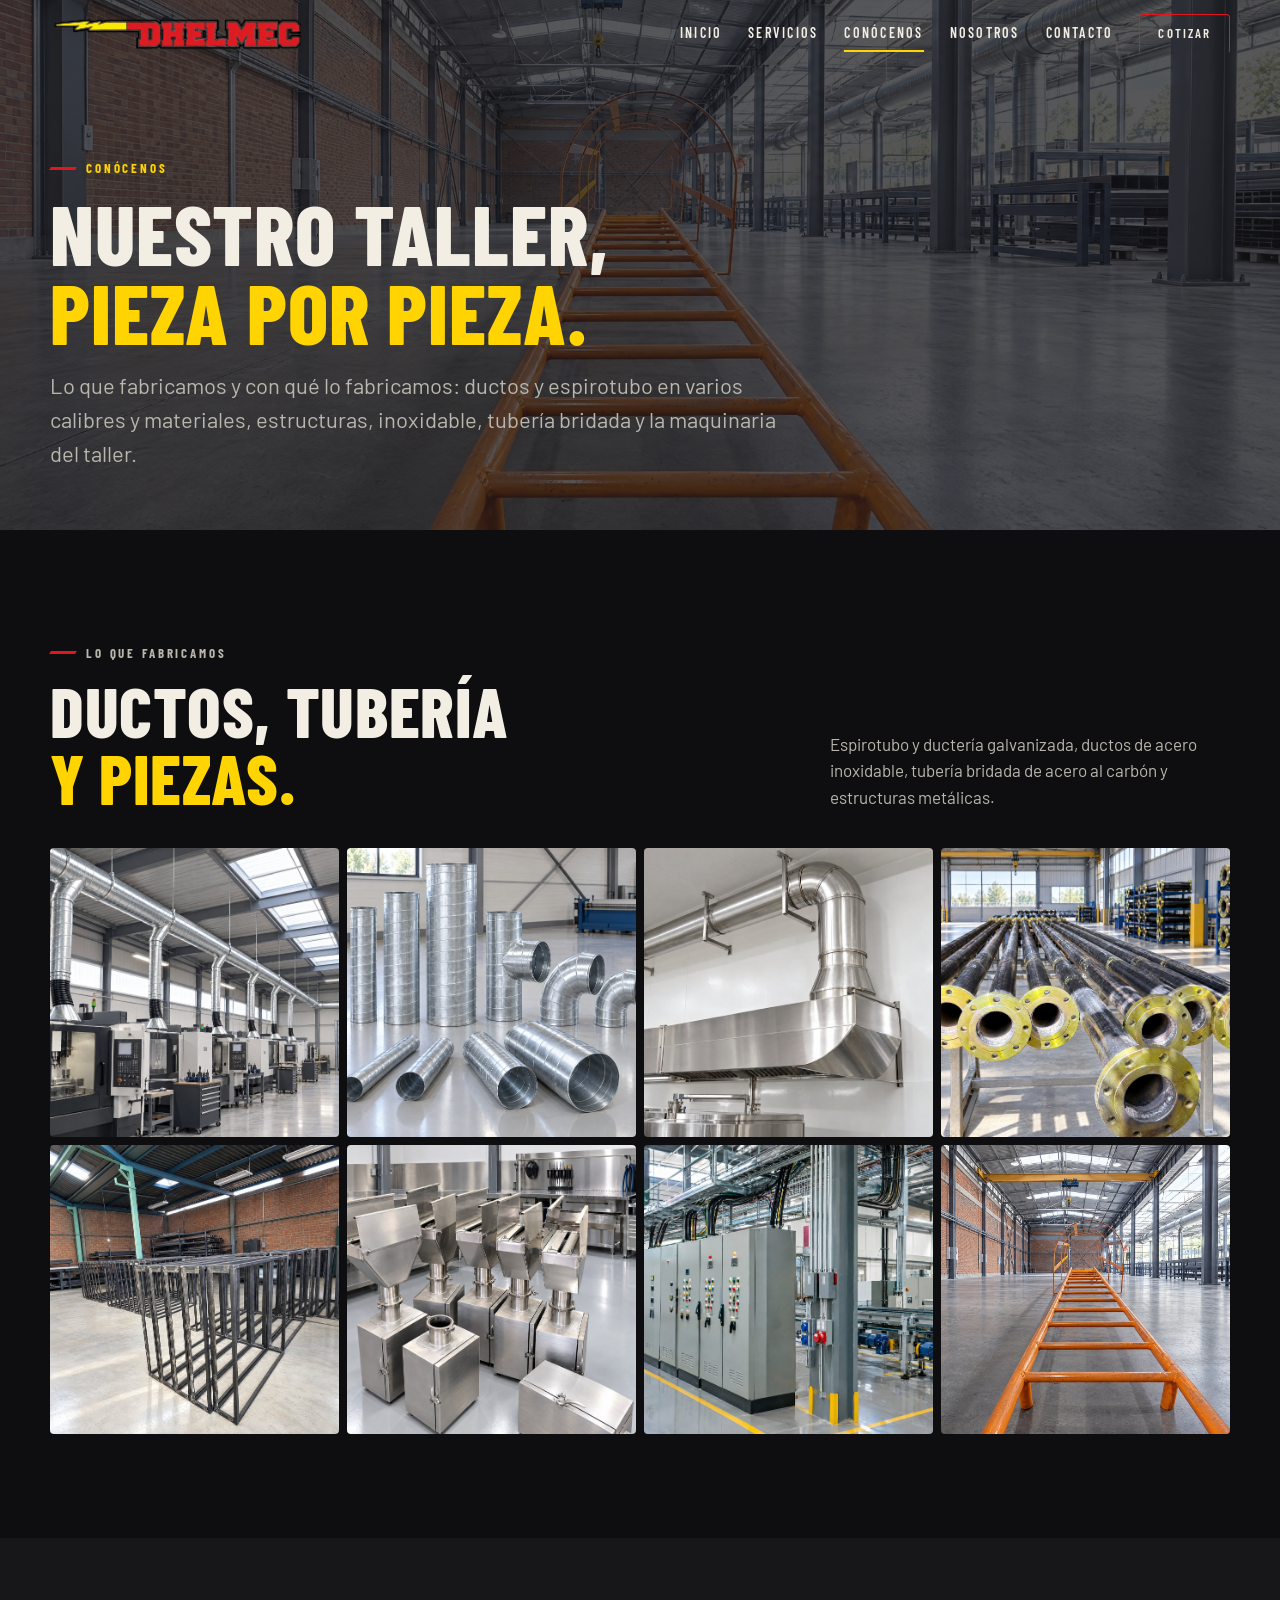
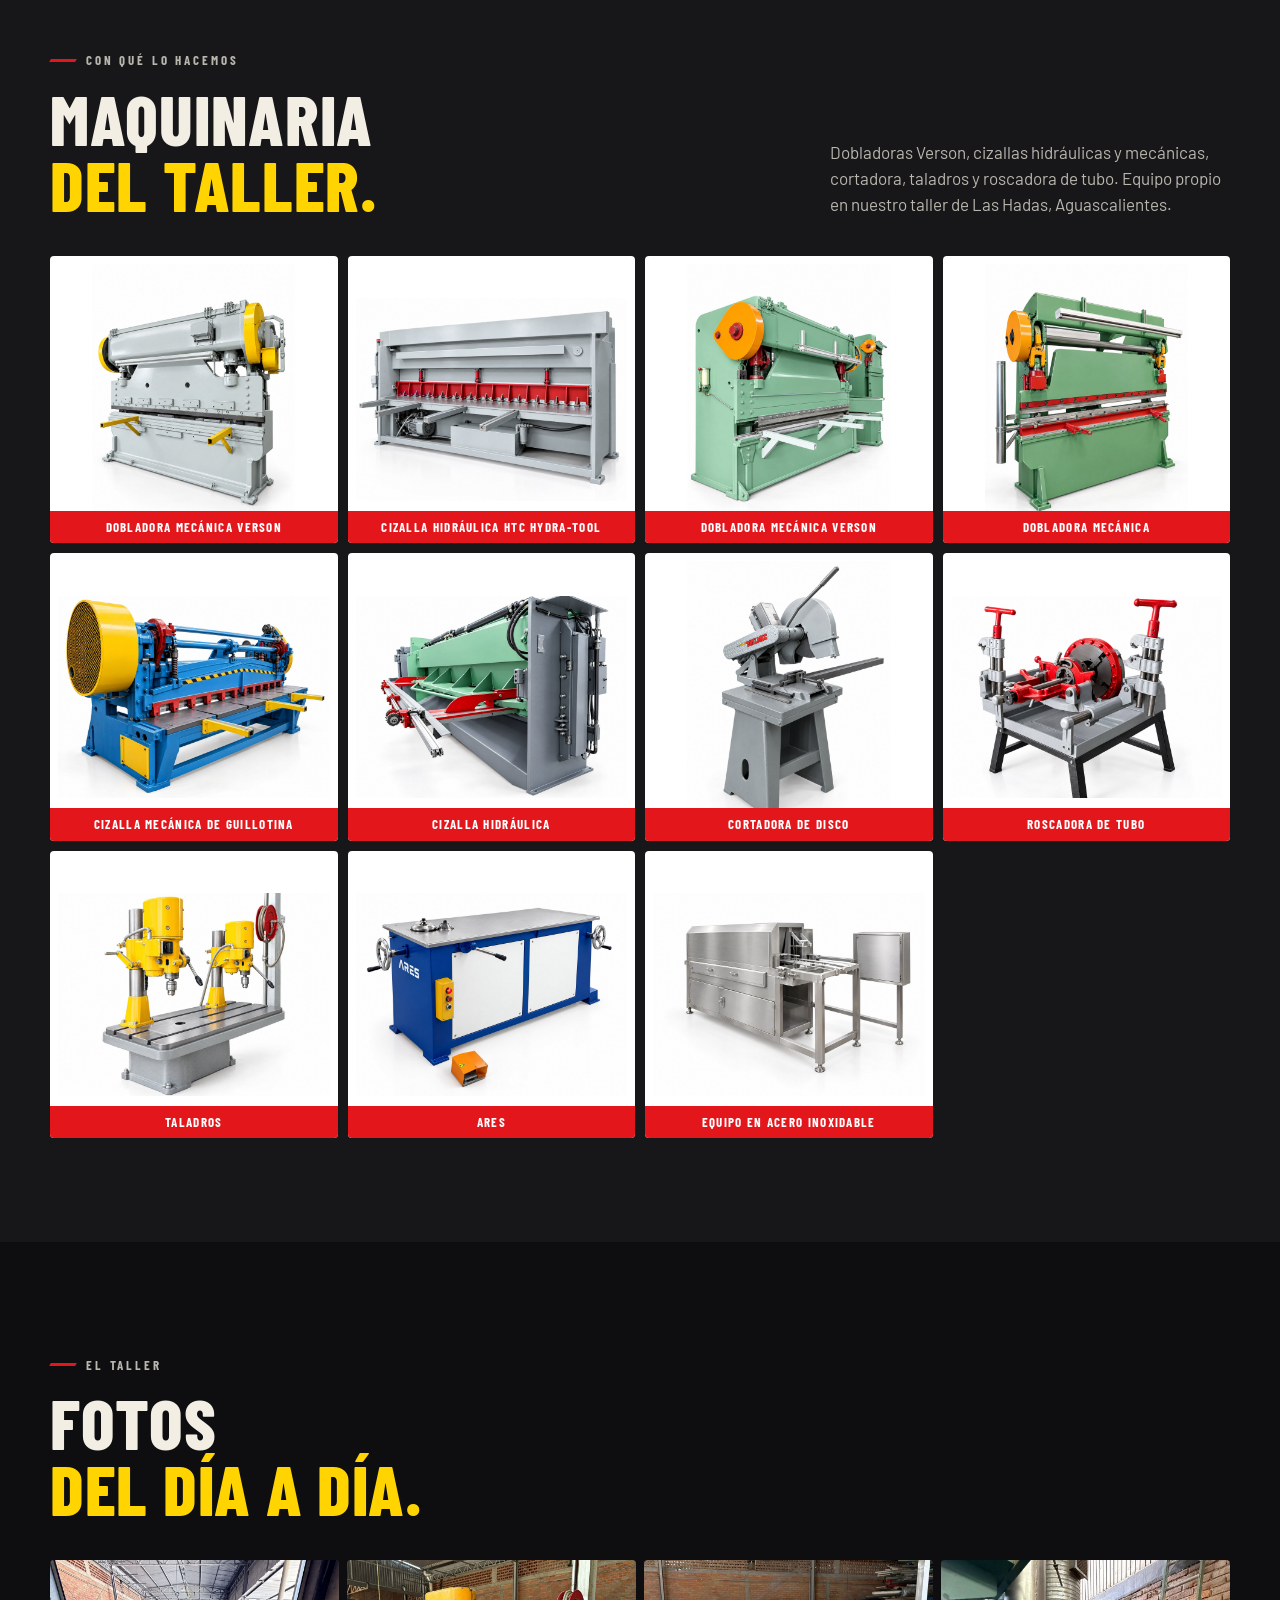
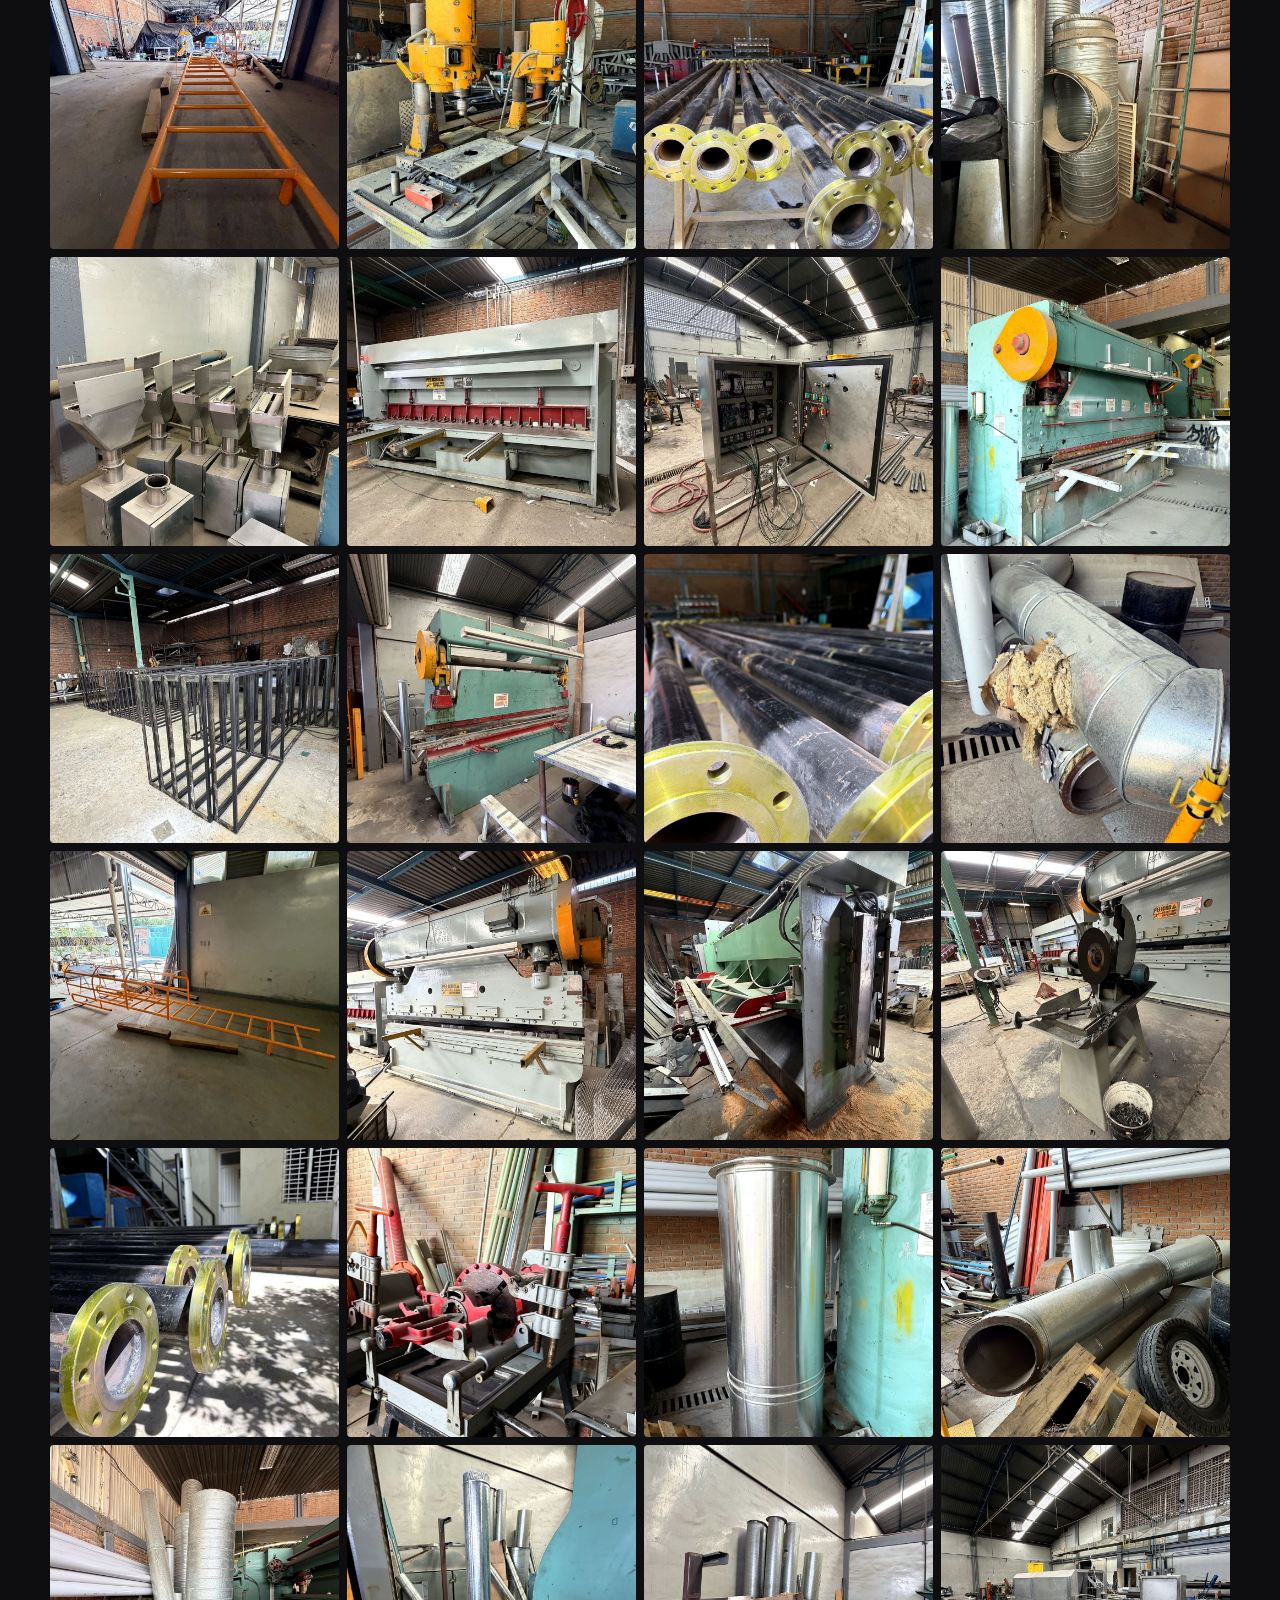
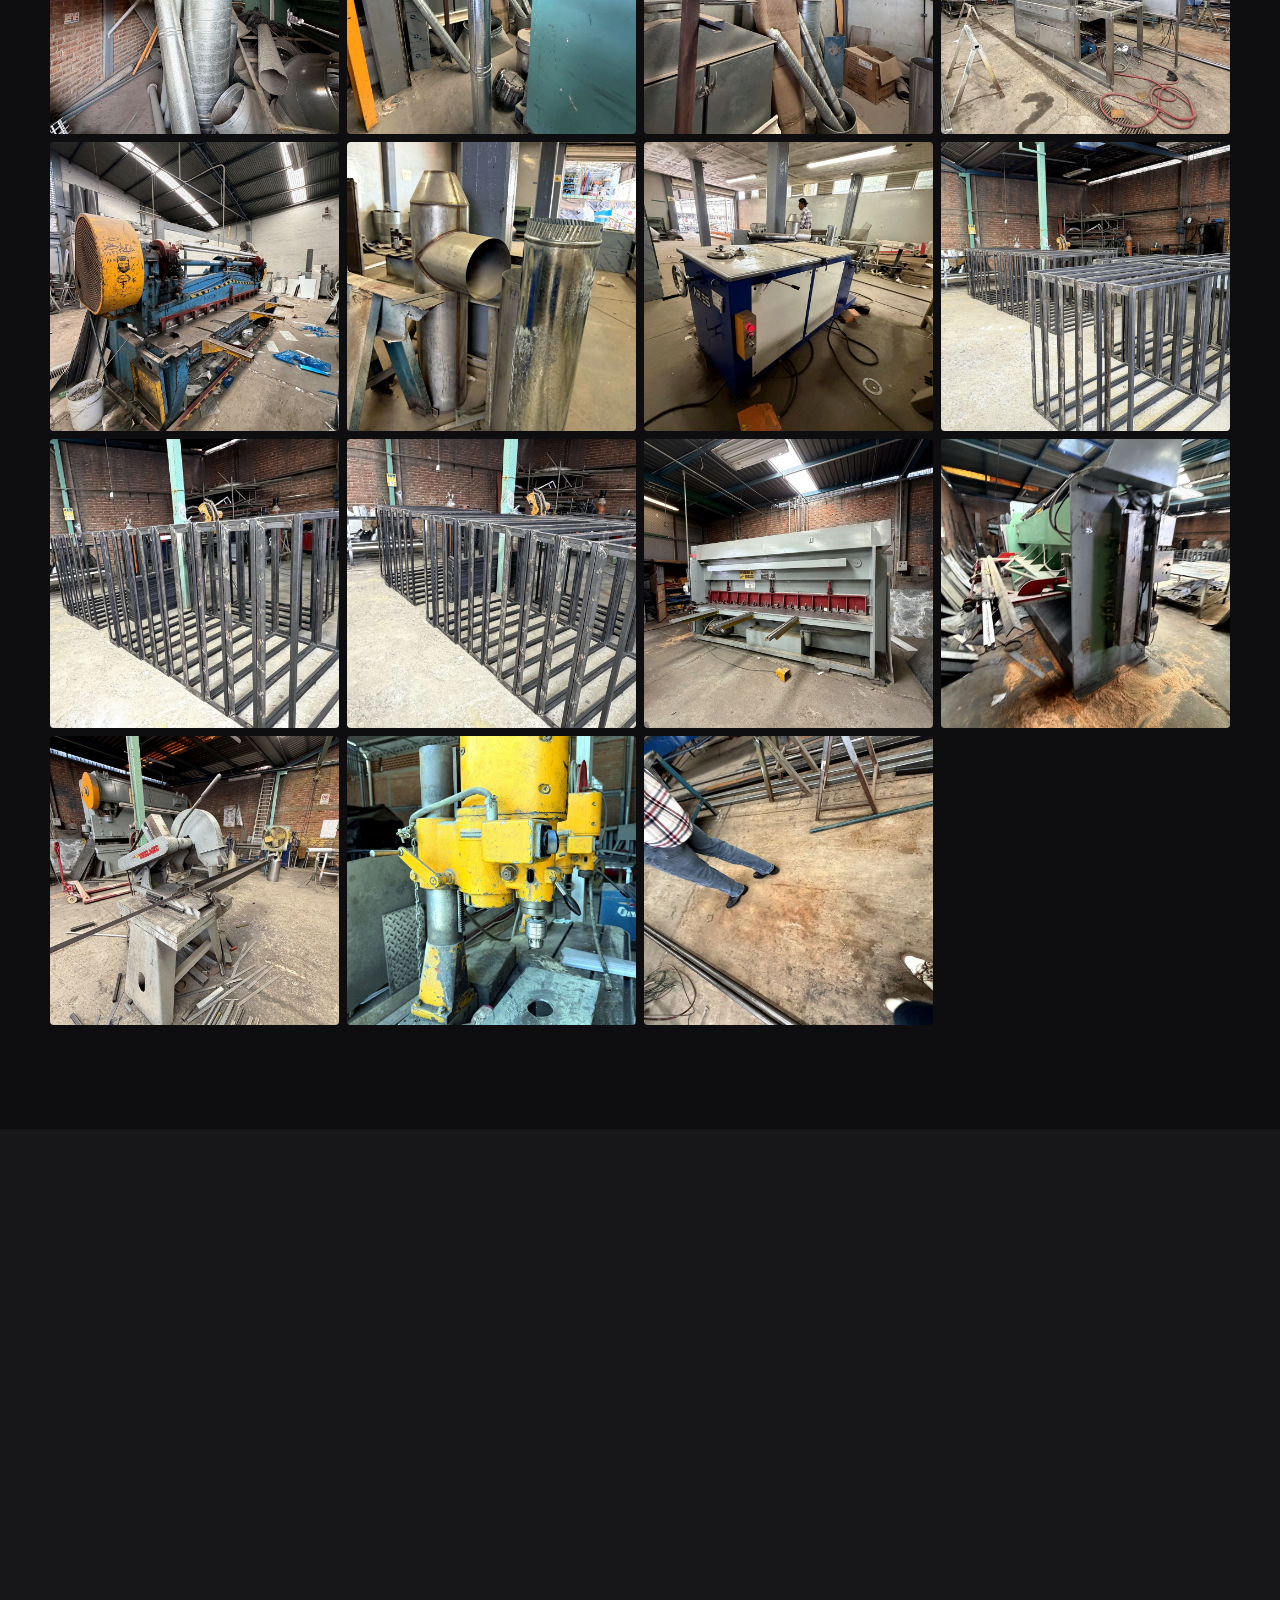
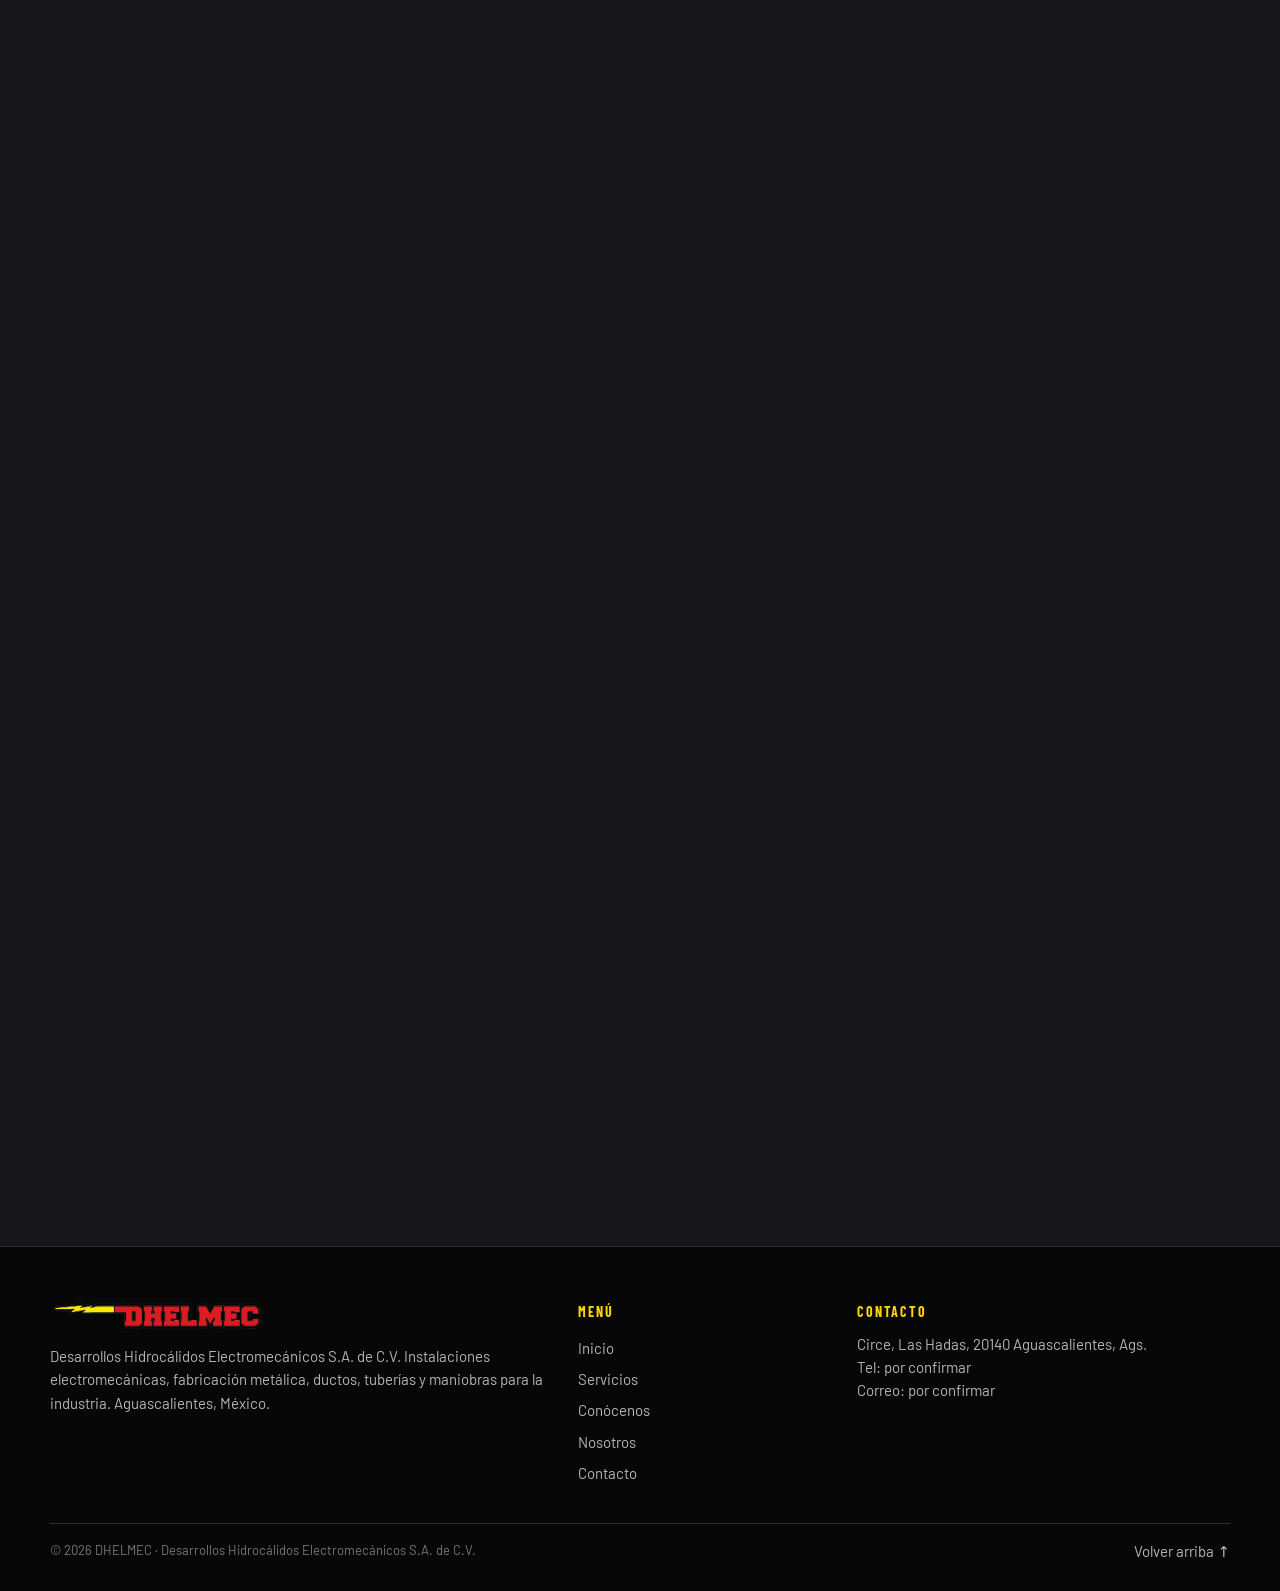
<file: conocenos.html>
<!doctype html>
<html lang="es">
<head>
<meta charset="utf-8">
<meta name="viewport" content="width=device-width,initial-scale=1">
<title>Conócenos | DHELMEC</title>
<meta name="description" content="Galería del taller de DHELMEC en Aguascalientes.">
<link rel="icon" href="img/favicon.svg" type="image/svg+xml">
<link rel="preconnect" href="https://fonts.googleapis.com"><link rel="preconnect" href="https://fonts.gstatic.com" crossorigin>
<link href="https://fonts.googleapis.com/css2?family=Barlow+Condensed:wght@600;700;800&family=Barlow:wght@400;500;600&display=swap" rel="stylesheet">
<link rel="stylesheet" href="style.css">
<meta property="og:title" content="Conócenos | DHELMEC"><meta property="og:description" content="Galería del taller de DHELMEC en Aguascalientes."><meta property="og:image" content="img/f-h-portada.jpg">
</head>
<body>
<header class="top">
  <div class="wrap">
    <a href="index.html" class="logo" aria-label="DHELMEC inicio"><img src="img/logo.png" alt="DHELMEC"></a>
    <nav class="nav"><a href="index.html" class="">Inicio</a><a href="servicios.html" class="">Servicios</a><a href="conocenos.html" class="act">Conócenos</a><a href="nosotros.html" class="">Nosotros</a><a href="contacto.html" class="">Contacto</a><a href="contacto.html" class="btn">Cotizar</a></nav>
    <button class="burger" aria-label="Menú"><i></i><i></i><i></i></button>
  </div>
</header>
<nav class="movil"><a href="index.html" class="">Inicio</a><a href="servicios.html" class="">Servicios</a><a href="conocenos.html" class="act">Conócenos</a><a href="nosotros.html" class="">Nosotros</a><a href="contacto.html" class="">Contacto</a><a href="contacto.html" class="btn">Cotizar proyecto</a><a class="btn wa solo-wa" href="#">WhatsApp</a></nav>
<main>

<section class="sub" id="top"><img class="fondo" src="img/f-h-portada.jpg" alt=""><div class="wrap"><p class="ojo enter">Conócenos</p><h1 class="enter d1">Nuestro taller, <em>pieza por pieza.</em></h1><p class="lead enter d2">Lo que fabricamos y con qué lo fabricamos: ductos y espirotubo en varios calibres y materiales, estructuras, inoxidable, tubería bridada y la maquinaria del taller.</p></div></section>
<section><div class="wrap"><div class="cab" data-rv><div><p class="ojo">Lo que fabricamos</p><h2>Ductos, tubería <em>y piezas.</em></h2></div><p>Espirotubo y ductería galvanizada, ductos de acero inoxidable, tubería bridada de acero al carbón y estructuras metálicas.</p></div><div class="grid-g" data-rv-g><a href="img/n-ductos-instalados.jpg" data-lb><img src="img/n-ductos-instalados.jpg" alt="Pieza fabricada por DHELMEC" loading="lazy"></a><a href="img/n-espirotubo.jpg" data-lb><img src="img/n-espirotubo.jpg" alt="Pieza fabricada por DHELMEC" loading="lazy"></a><a href="img/n-ducto-inox.jpg" data-lb><img src="img/n-ducto-inox.jpg" alt="Pieza fabricada por DHELMEC" loading="lazy"></a><a href="img/f-s-tuberias.jpg" data-lb><img src="img/f-s-tuberias.jpg" alt="Pieza fabricada por DHELMEC" loading="lazy"></a><a href="img/f-s-estructuras.jpg" data-lb><img src="img/f-s-estructuras.jpg" alt="Pieza fabricada por DHELMEC" loading="lazy"></a><a href="img/f-s-inox.jpg" data-lb><img src="img/f-s-inox.jpg" alt="Pieza fabricada por DHELMEC" loading="lazy"></a><a href="img/f-s-instalaciones.jpg" data-lb><img src="img/f-s-instalaciones.jpg" alt="Pieza fabricada por DHELMEC" loading="lazy"></a><a href="img/f-h-portada.jpg" data-lb><img src="img/f-h-portada.jpg" alt="Pieza fabricada por DHELMEC" loading="lazy"></a></div></div></section>
<section class="band"><div class="wrap"><div class="cab" data-rv><div><p class="ojo">Con qué lo hacemos</p><h2>Maquinaria <em>del taller.</em></h2></div><p>Dobladoras Verson, cizallas hidráulicas y mecánicas, cortadora, taladros y roscadora de tubo. Equipo propio en nuestro taller de Las Hadas, Aguascalientes.</p></div><div class="grid-m" data-rv-g><a class="maq" href="img/n-m-verson-gris.jpg" data-lb><img src="img/n-m-verson-gris.jpg" alt="Dobladora mecánica Verson" loading="lazy"><b>Dobladora mecánica Verson</b></a><a class="maq" href="img/n-m-hydratool.jpg" data-lb><img src="img/n-m-hydratool.jpg" alt="Cizalla hidráulica HTC Hydra-Tool" loading="lazy"><b>Cizalla hidráulica HTC Hydra-Tool</b></a><a class="maq" href="img/n-m-verson-verde.jpg" data-lb><img src="img/n-m-verson-verde.jpg" alt="Dobladora mecánica Verson" loading="lazy"><b>Dobladora mecánica Verson</b></a><a class="maq" href="img/n-m-dobladora-verde.jpg" data-lb><img src="img/n-m-dobladora-verde.jpg" alt="Dobladora mecánica" loading="lazy"><b>Dobladora mecánica</b></a><a class="maq" href="img/n-m-cizalla-mecanica.jpg" data-lb><img src="img/n-m-cizalla-mecanica.jpg" alt="Cizalla mecánica de guillotina" loading="lazy"><b>Cizalla mecánica de guillotina</b></a><a class="maq" href="img/n-m-cizalla-hidraulica.jpg" data-lb><img src="img/n-m-cizalla-hidraulica.jpg" alt="Cizalla hidráulica" loading="lazy"><b>Cizalla hidráulica</b></a><a class="maq" href="img/n-m-sierra.jpg" data-lb><img src="img/n-m-sierra.jpg" alt="Cortadora de disco" loading="lazy"><b>Cortadora de disco</b></a><a class="maq" href="img/n-m-roscadora.jpg" data-lb><img src="img/n-m-roscadora.jpg" alt="Roscadora de tubo" loading="lazy"><b>Roscadora de tubo</b></a><a class="maq" href="img/n-m-taladros.jpg" data-lb><img src="img/n-m-taladros.jpg" alt="Taladros" loading="lazy"><b>Taladros</b></a><a class="maq" href="img/n-m-ares.jpg" data-lb><img src="img/n-m-ares.jpg" alt="ARES" loading="lazy"><b>ARES</b></a><a class="maq" href="img/n-m-inox.jpg" data-lb><img src="img/n-m-inox.jpg" alt="Equipo en acero inoxidable" loading="lazy"><b>Equipo en acero inoxidable</b></a></div></div></section>
<section><div class="wrap"><div class="cab" data-rv><div><p class="ojo">El taller</p><h2>Fotos <em>del día a día.</em></h2></div></div><div class="grid-g" data-rv-g><a href="img/g-8387.jpg" data-lb><img src="img/g-8387.jpg" alt="Taller DHELMEC" loading="lazy"></a><a href="img/g-8366.jpg" data-lb><img src="img/g-8366.jpg" alt="Taller DHELMEC" loading="lazy"></a><a href="img/g-8370.jpg" data-lb><img src="img/g-8370.jpg" alt="Taller DHELMEC" loading="lazy"></a><a href="img/g-8377.jpg" data-lb><img src="img/g-8377.jpg" alt="Taller DHELMEC" loading="lazy"></a><a href="img/g-8389.jpg" data-lb><img src="img/g-8389.jpg" alt="Taller DHELMEC" loading="lazy"></a><a href="img/g-8360.jpg" data-lb><img src="img/g-8360.jpg" alt="Taller DHELMEC" loading="lazy"></a><a href="img/g-8382.jpg" data-lb><img src="img/g-8382.jpg" alt="Taller DHELMEC" loading="lazy"></a><a href="img/g-8372.jpg" data-lb><img src="img/g-8372.jpg" alt="Taller DHELMEC" loading="lazy"></a><a href="img/g-8356.jpg" data-lb><img src="img/g-8356.jpg" alt="Taller DHELMEC" loading="lazy"></a><a href="img/g-8378.jpg" data-lb><img src="img/g-8378.jpg" alt="Taller DHELMEC" loading="lazy"></a><a href="img/g-8369.jpg" data-lb><img src="img/g-8369.jpg" alt="Taller DHELMEC" loading="lazy"></a><a href="img/g-8375.jpg" data-lb><img src="img/g-8375.jpg" alt="Taller DHELMEC" loading="lazy"></a><a href="img/g-8386.jpg" data-lb><img src="img/g-8386.jpg" alt="Taller DHELMEC" loading="lazy"></a><a href="img/g-8359.jpg" data-lb><img src="img/g-8359.jpg" alt="Taller DHELMEC" loading="lazy"></a><a href="img/g-8362.jpg" data-lb><img src="img/g-8362.jpg" alt="Taller DHELMEC" loading="lazy"></a><a href="img/g-8364.jpg" data-lb><img src="img/g-8364.jpg" alt="Taller DHELMEC" loading="lazy"></a><a href="img/g-8368.jpg" data-lb><img src="img/g-8368.jpg" alt="Taller DHELMEC" loading="lazy"></a><a href="img/g-8371.jpg" data-lb><img src="img/g-8371.jpg" alt="Taller DHELMEC" loading="lazy"></a><a href="img/g-8373.jpg" data-lb><img src="img/g-8373.jpg" alt="Taller DHELMEC" loading="lazy"></a><a href="img/g-8374.jpg" data-lb><img src="img/g-8374.jpg" alt="Taller DHELMEC" loading="lazy"></a><a href="img/g-8376.jpg" data-lb><img src="img/g-8376.jpg" alt="Taller DHELMEC" loading="lazy"></a><a href="img/g-8379.jpg" data-lb><img src="img/g-8379.jpg" alt="Taller DHELMEC" loading="lazy"></a><a href="img/g-8380.jpg" data-lb><img src="img/g-8380.jpg" alt="Taller DHELMEC" loading="lazy"></a><a href="img/g-8383.jpg" data-lb><img src="img/g-8383.jpg" alt="Taller DHELMEC" loading="lazy"></a><a href="img/g-8384.jpg" data-lb><img src="img/g-8384.jpg" alt="Taller DHELMEC" loading="lazy"></a><a href="img/g-8385.jpg" data-lb><img src="img/g-8385.jpg" alt="Taller DHELMEC" loading="lazy"></a><a href="img/g-8388.jpg" data-lb><img src="img/g-8388.jpg" alt="Taller DHELMEC" loading="lazy"></a><a href="img/g-8355.jpg" data-lb><img src="img/g-8355.jpg" alt="Taller DHELMEC" loading="lazy"></a><a href="img/g-8357.jpg" data-lb><img src="img/g-8357.jpg" alt="Taller DHELMEC" loading="lazy"></a><a href="img/g-8358.jpg" data-lb><img src="img/g-8358.jpg" alt="Taller DHELMEC" loading="lazy"></a><a href="img/g-8361.jpg" data-lb><img src="img/g-8361.jpg" alt="Taller DHELMEC" loading="lazy"></a><a href="img/g-8363.jpg" data-lb><img src="img/g-8363.jpg" alt="Taller DHELMEC" loading="lazy"></a><a href="img/g-8365.jpg" data-lb><img src="img/g-8365.jpg" alt="Taller DHELMEC" loading="lazy"></a><a href="img/g-8367.jpg" data-lb><img src="img/g-8367.jpg" alt="Taller DHELMEC" loading="lazy"></a><a href="img/g-8381.jpg" data-lb><img src="img/g-8381.jpg" alt="Taller DHELMEC" loading="lazy"></a></div></div></section>
<section class="band"><div class="wrap">
  <div class="cab" data-rv><div><p class="ojo">Todo listo para completar</p><h2>Lo que falta <em>de DHELMEC.</em></h2></div><p>La página ya funciona. Estos datos se agregan en cuanto el taller los mande.</p></div>
  <div class="falta" data-rv-g>
    <div><i></i><div><b>WhatsApp y teléfono</b><span>Con el número, todos los botones verdes y el formulario mandan directo al taller.</span></div></div>
    <div><i></i><div><b>Correo oficial</b><span>Para el pie de página y el formulario.</span></div></div>
    <div><i></i><div><b>Video del dron</b><span>Va de fondo en la portada mostrando todas las instalaciones.</span></div></div>
    <div><i></i><div><b>Proyectos con nombre</b><span>Foto, cliente o planta y qué se hizo, para la sección de obras.</span></div></div>
    <div><i></i><div><b>Logos de clientes</b><span>Empresas e industrias con las que han trabajado.</span></div></div>
    <div><i></i><div><b>Equipo</b><span>Foto, nombre y puesto de los responsables.</span></div></div>
    <div><i></i><div><b>Qué hace la máquina ARES</b><span>No aparece en catálogos; falta confirmar su función para describirla.</span></div></div>
  </div>
</div></section>

<section id="cotizar" class="band">
  <div class="wrap">
    <div class="contacto">
      <form class="form" data-rv>
        <h3>Cotiza tu proyecto</h3>
        <p>Dinos qué necesitas fabricar, instalar o mover. Te contestamos directo.</p>
        <div class="fila">
          <div><label for="nombre">Nombre *</label><input id="nombre" name="nombre" required placeholder="Tu nombre"></div>
          <div><label for="empresa">Empresa o planta</label><input id="empresa" name="empresa" placeholder="Nombre de la empresa"></div>
        </div>
        <label for="telefono">Teléfono o WhatsApp *</label><input id="telefono" name="telefono" type="tel" required placeholder="449 000 0000">
        <label for="mensaje">¿Qué necesitas? *</label><textarea id="mensaje" name="mensaje" required placeholder="Ej. 40 m de ducto galvanizado de 12 pulgadas con instalación"></textarea>
        <button class="btn lleno" type="submit">Enviar solicitud</button>
        <small>Sin compromiso. Un técnico de DHELMEC te responde para visitar o cotizar.</small>
      </form>
      <div data-rv>
        <p class="ojo">Contacto directo</p>
        <h2>Hablemos de <em>tu planta.</em></h2>
        <div class="lista-c" style="margin-top:26px">
          <div><b>Taller y oficina</b><span data-dir>Circe, Las Hadas, 20140 Aguascalientes, Ags.</span></div>
          <div><b>Teléfono</b><a class="pend" data-tel href="#">por confirmar</a></div>
          <div><b>Correo</b><a class="pend" data-email href="#">por confirmar</a></div>
          <div><b>Horario</b><span>Lunes a viernes · Atención en planta y en taller</span></div>
        </div>
        <div style="display:flex;gap:12px;flex-wrap:wrap;margin-top:26px"><a class="btn wa solo-wa" href="#">Escribir por WhatsApp</a><a class="btn amarillo" target="_blank" rel="noopener" href="https://maps.google.com/?q=Circe%2C+Las+Hadas%2C+20140+Aguascalientes%2C+Ags.">Ver en el mapa</a></div>
      </div>
    </div>
  </div>
</section>

</main>
<footer>
  <div class="wrap">
    <div class="cols">
      <div><img src="img/logo.png" alt="DHELMEC"><p>Desarrollos Hidrocálidos Electromecánicos S.A. de C.V. Instalaciones electromecánicas, fabricación metálica, ductos, tuberías y maniobras para la industria. Aguascalientes, México.</p></div>
      <div><h4>Menú</h4><nav><a href="index.html" class="">Inicio</a><a href="servicios.html" class="">Servicios</a><a href="conocenos.html" class="act">Conócenos</a><a href="nosotros.html" class="">Nosotros</a><a href="contacto.html" class="">Contacto</a></nav></div>
      <div><h4>Contacto</h4><p data-dir>Circe, Las Hadas, 20140 Aguascalientes, Ags.</p><p>Tel: <a class="pend" data-tel href="#">por confirmar</a></p><p>Correo: <a class="pend" data-email href="#">por confirmar</a></p></div>
    </div>
    <div class="abajo"><span>© 2026 DHELMEC · Desarrollos Hidrocálidos Electromecánicos S.A. de C.V.</span><a href="#top">Volver arriba ↑</a></div>
  </div>
</footer>
<a class="flota solo-wa" href="#" aria-label="WhatsApp"></a>
<script src="config.js"></script>
<script src="app.js"></script>
</body>
</html>
</file>
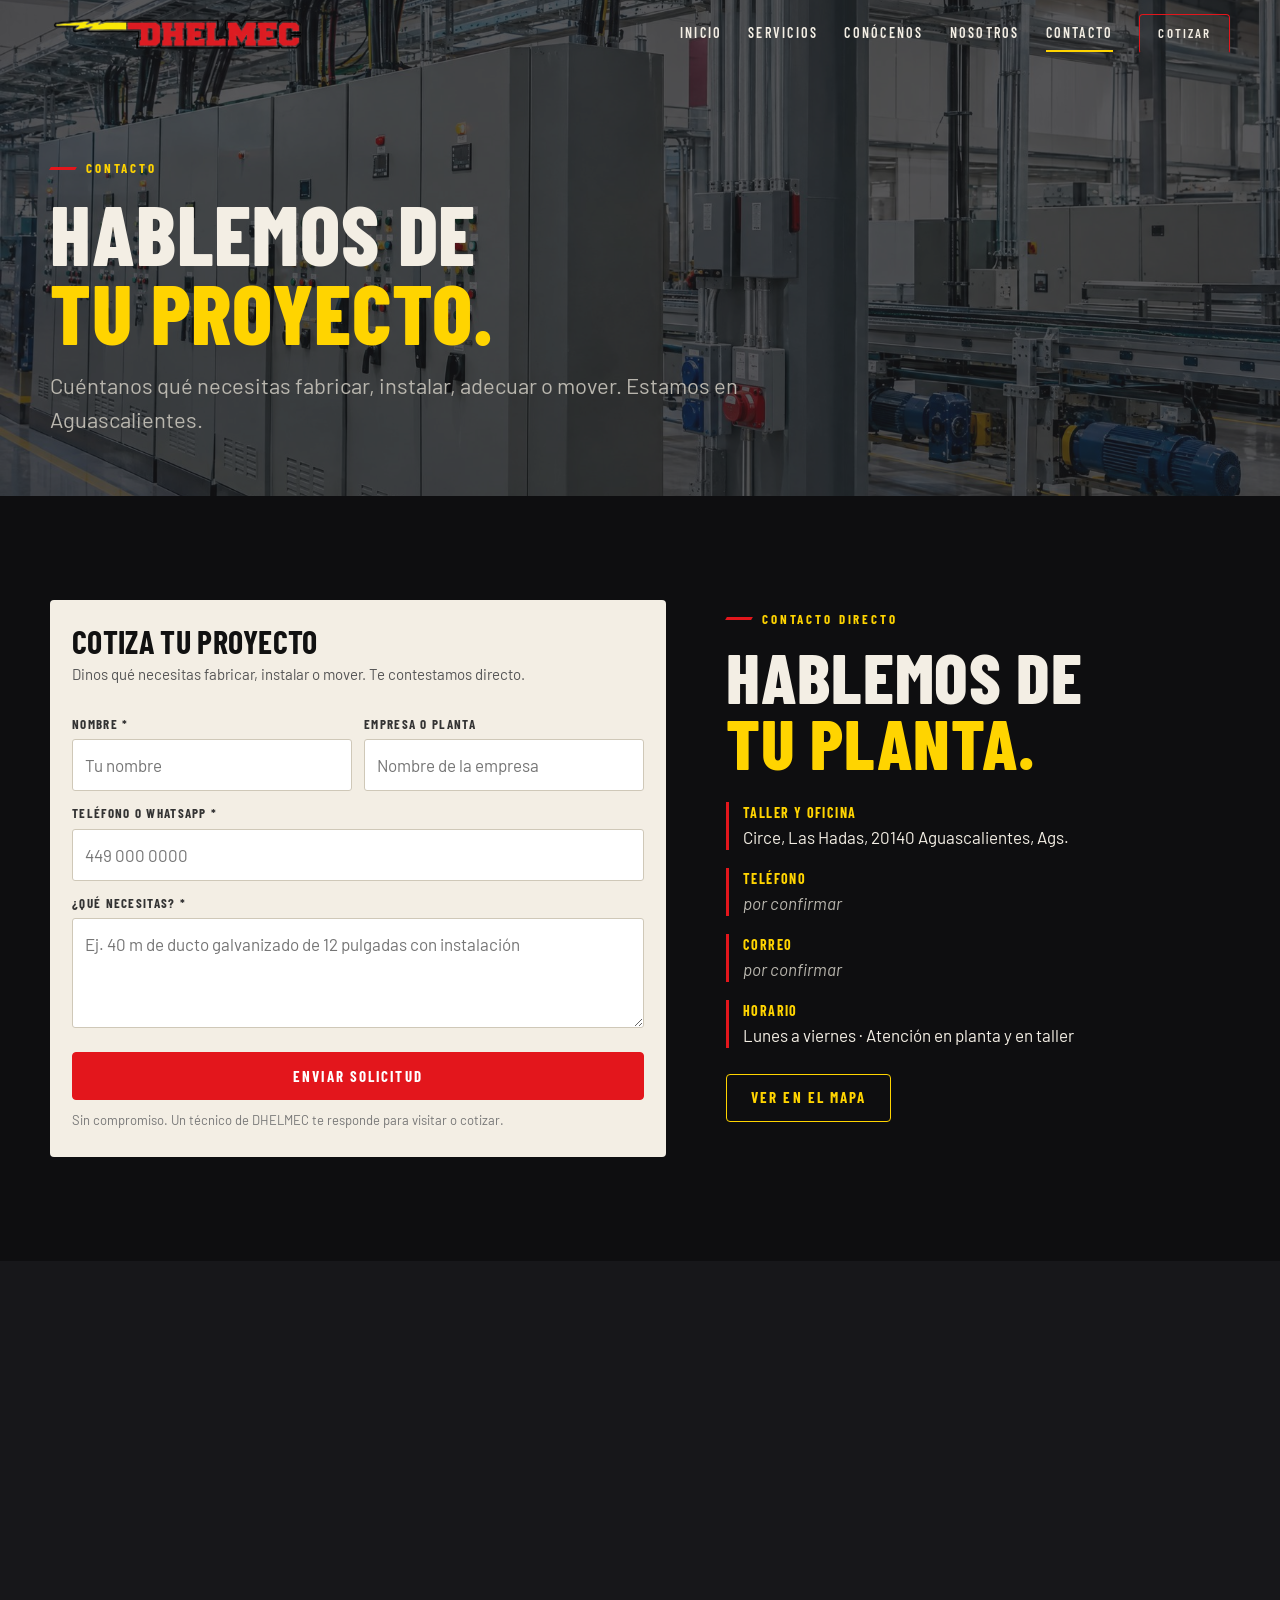
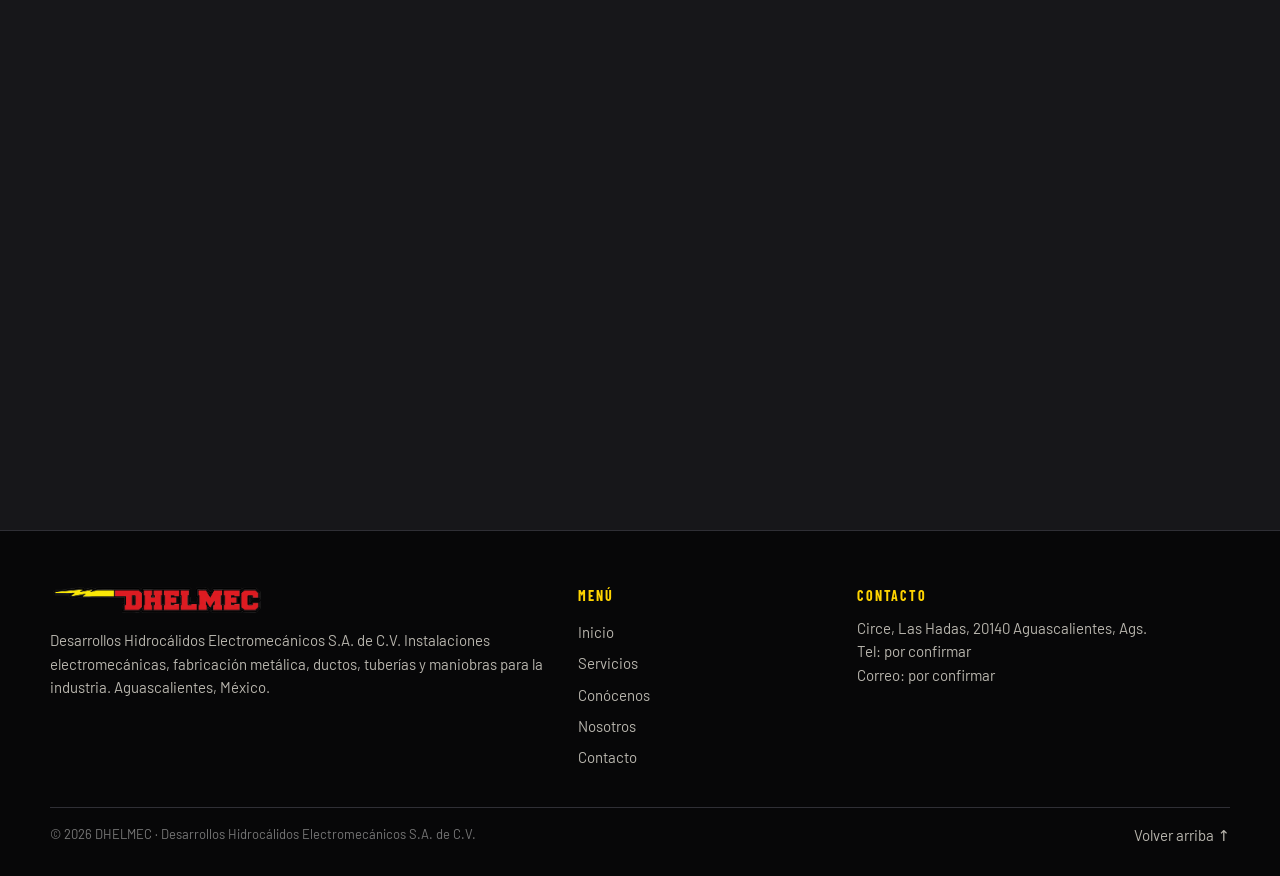
<file: contacto.html>
<!doctype html>
<html lang="es">
<head>
<meta charset="utf-8">
<meta name="viewport" content="width=device-width,initial-scale=1">
<title>Contacto | DHELMEC</title>
<meta name="description" content="Cotiza tu proyecto industrial con DHELMEC en Aguascalientes.">
<link rel="icon" href="img/favicon.svg" type="image/svg+xml">
<link rel="preconnect" href="https://fonts.googleapis.com"><link rel="preconnect" href="https://fonts.gstatic.com" crossorigin>
<link href="https://fonts.googleapis.com/css2?family=Barlow+Condensed:wght@600;700;800&family=Barlow:wght@400;500;600&display=swap" rel="stylesheet">
<link rel="stylesheet" href="style.css">
<meta property="og:title" content="Contacto | DHELMEC"><meta property="og:description" content="Cotiza tu proyecto industrial con DHELMEC en Aguascalientes."><meta property="og:image" content="img/f-h-portada.jpg">
</head>
<body>
<header class="top">
  <div class="wrap">
    <a href="index.html" class="logo" aria-label="DHELMEC inicio"><img src="img/logo.png" alt="DHELMEC"></a>
    <nav class="nav"><a href="index.html" class="">Inicio</a><a href="servicios.html" class="">Servicios</a><a href="conocenos.html" class="">Conócenos</a><a href="nosotros.html" class="">Nosotros</a><a href="contacto.html" class="act">Contacto</a><a href="contacto.html" class="btn">Cotizar</a></nav>
    <button class="burger" aria-label="Menú"><i></i><i></i><i></i></button>
  </div>
</header>
<nav class="movil"><a href="index.html" class="">Inicio</a><a href="servicios.html" class="">Servicios</a><a href="conocenos.html" class="">Conócenos</a><a href="nosotros.html" class="">Nosotros</a><a href="contacto.html" class="act">Contacto</a><a href="contacto.html" class="btn">Cotizar proyecto</a><a class="btn wa solo-wa" href="#">WhatsApp</a></nav>
<main>

<section class="sub" id="top"><img class="fondo" src="img/f-s-instalaciones.jpg" alt=""><div class="wrap"><p class="ojo enter">Contacto</p><h1 class="enter d1">Hablemos de <em>tu proyecto.</em></h1><p class="lead enter d2">Cuéntanos qué necesitas fabricar, instalar, adecuar o mover. Estamos en Aguascalientes.</p></div></section>

<section id="cotizar">
  <div class="wrap">
    <div class="contacto">
      <form class="form" data-rv>
        <h3>Cotiza tu proyecto</h3>
        <p>Dinos qué necesitas fabricar, instalar o mover. Te contestamos directo.</p>
        <div class="fila">
          <div><label for="nombre">Nombre *</label><input id="nombre" name="nombre" required placeholder="Tu nombre"></div>
          <div><label for="empresa">Empresa o planta</label><input id="empresa" name="empresa" placeholder="Nombre de la empresa"></div>
        </div>
        <label for="telefono">Teléfono o WhatsApp *</label><input id="telefono" name="telefono" type="tel" required placeholder="449 000 0000">
        <label for="mensaje">¿Qué necesitas? *</label><textarea id="mensaje" name="mensaje" required placeholder="Ej. 40 m de ducto galvanizado de 12 pulgadas con instalación"></textarea>
        <button class="btn lleno" type="submit">Enviar solicitud</button>
        <small>Sin compromiso. Un técnico de DHELMEC te responde para visitar o cotizar.</small>
      </form>
      <div data-rv>
        <p class="ojo">Contacto directo</p>
        <h2>Hablemos de <em>tu planta.</em></h2>
        <div class="lista-c" style="margin-top:26px">
          <div><b>Taller y oficina</b><span data-dir>Circe, Las Hadas, 20140 Aguascalientes, Ags.</span></div>
          <div><b>Teléfono</b><a class="pend" data-tel href="#">por confirmar</a></div>
          <div><b>Correo</b><a class="pend" data-email href="#">por confirmar</a></div>
          <div><b>Horario</b><span>Lunes a viernes · Atención en planta y en taller</span></div>
        </div>
        <div style="display:flex;gap:12px;flex-wrap:wrap;margin-top:26px"><a class="btn wa solo-wa" href="#">Escribir por WhatsApp</a><a class="btn amarillo" target="_blank" rel="noopener" href="https://maps.google.com/?q=Circe%2C+Las+Hadas%2C+20140+Aguascalientes%2C+Ags.">Ver en el mapa</a></div>
      </div>
    </div>
  </div>
</section>
<section class="band" style="padding-top:0"><div class="wrap" data-rv><iframe class="mapa" loading="lazy" referrerpolicy="no-referrer-when-downgrade" title="Mapa DHELMEC" src="https://maps.google.com/maps?q=Circe%2C+Las+Hadas%2C+20140+Aguascalientes%2C+Ags.&z=15&output=embed"></iframe></div></section>

</main>
<footer>
  <div class="wrap">
    <div class="cols">
      <div><img src="img/logo.png" alt="DHELMEC"><p>Desarrollos Hidrocálidos Electromecánicos S.A. de C.V. Instalaciones electromecánicas, fabricación metálica, ductos, tuberías y maniobras para la industria. Aguascalientes, México.</p></div>
      <div><h4>Menú</h4><nav><a href="index.html" class="">Inicio</a><a href="servicios.html" class="">Servicios</a><a href="conocenos.html" class="">Conócenos</a><a href="nosotros.html" class="">Nosotros</a><a href="contacto.html" class="act">Contacto</a></nav></div>
      <div><h4>Contacto</h4><p data-dir>Circe, Las Hadas, 20140 Aguascalientes, Ags.</p><p>Tel: <a class="pend" data-tel href="#">por confirmar</a></p><p>Correo: <a class="pend" data-email href="#">por confirmar</a></p></div>
    </div>
    <div class="abajo"><span>© 2026 DHELMEC · Desarrollos Hidrocálidos Electromecánicos S.A. de C.V.</span><a href="#top">Volver arriba ↑</a></div>
  </div>
</footer>
<a class="flota solo-wa" href="#" aria-label="WhatsApp"></a>
<script src="config.js"></script>
<script src="app.js"></script>
</body>
</html>
</file>
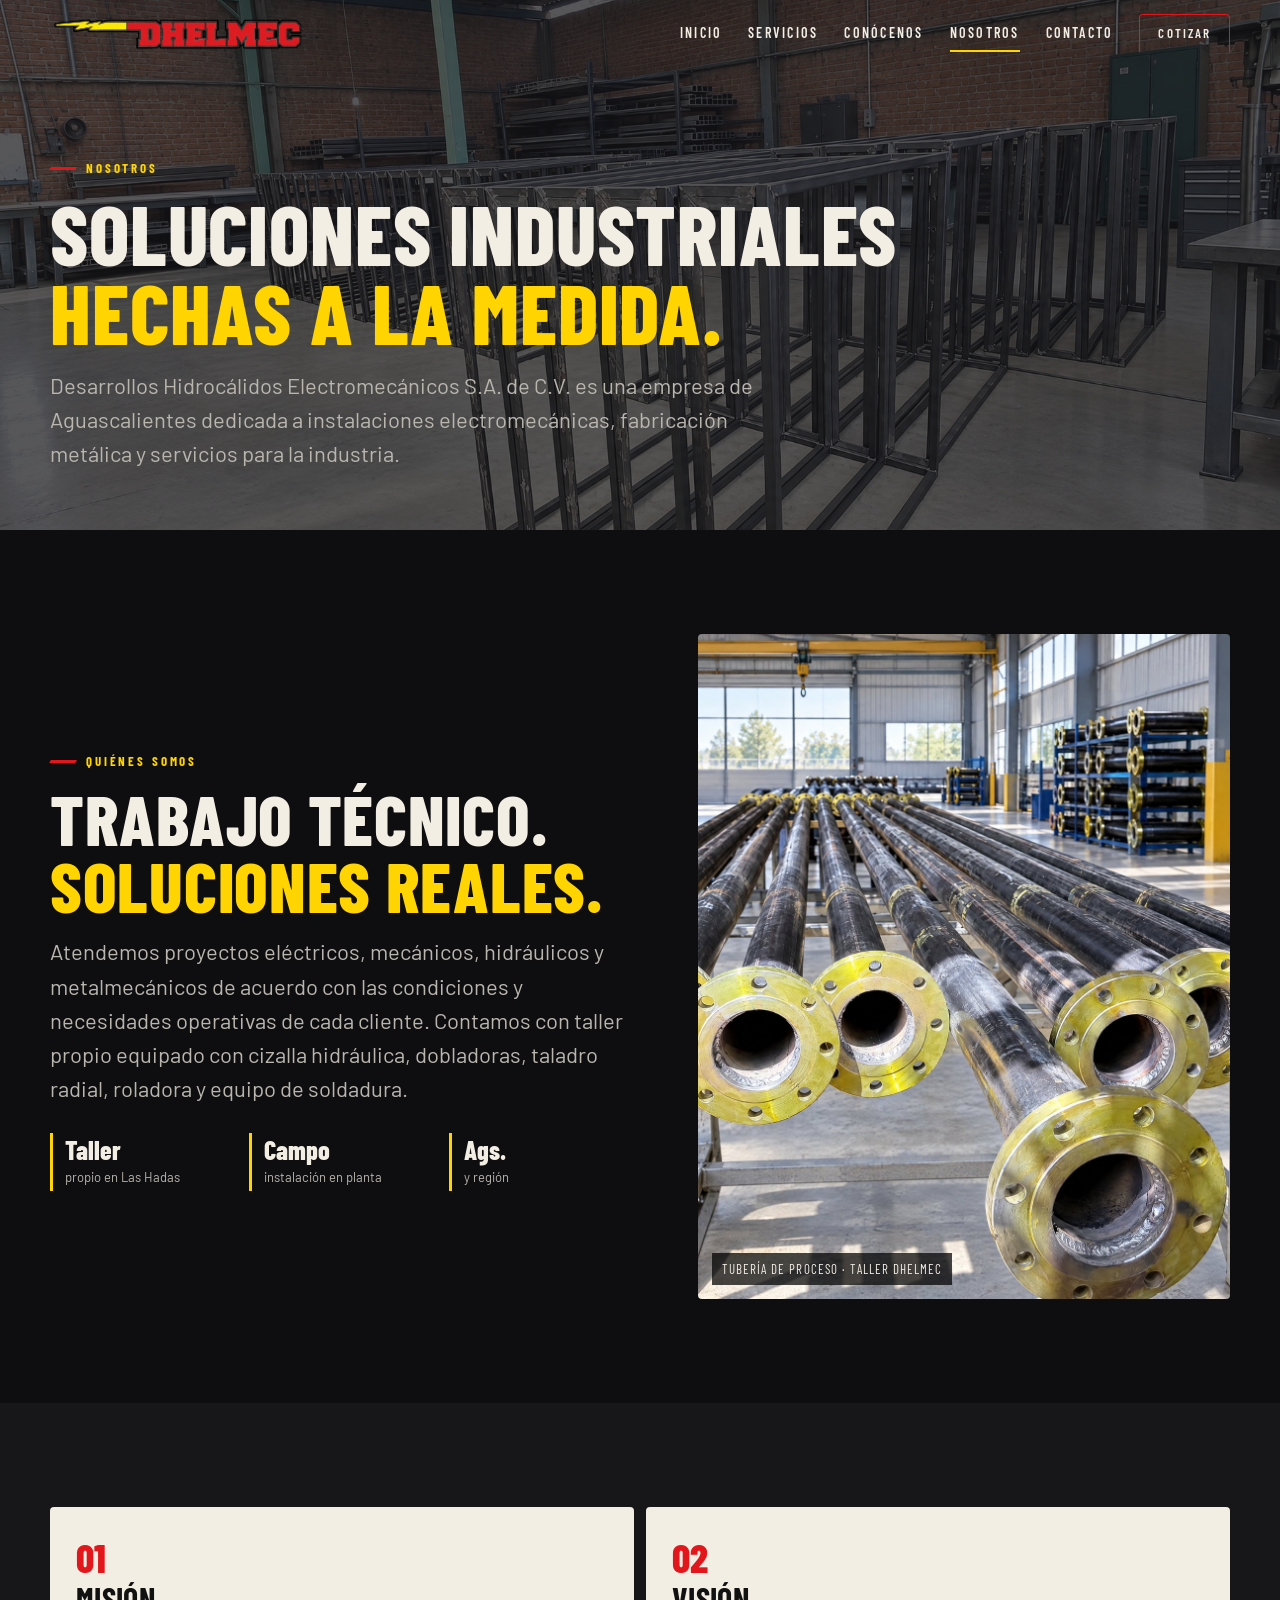
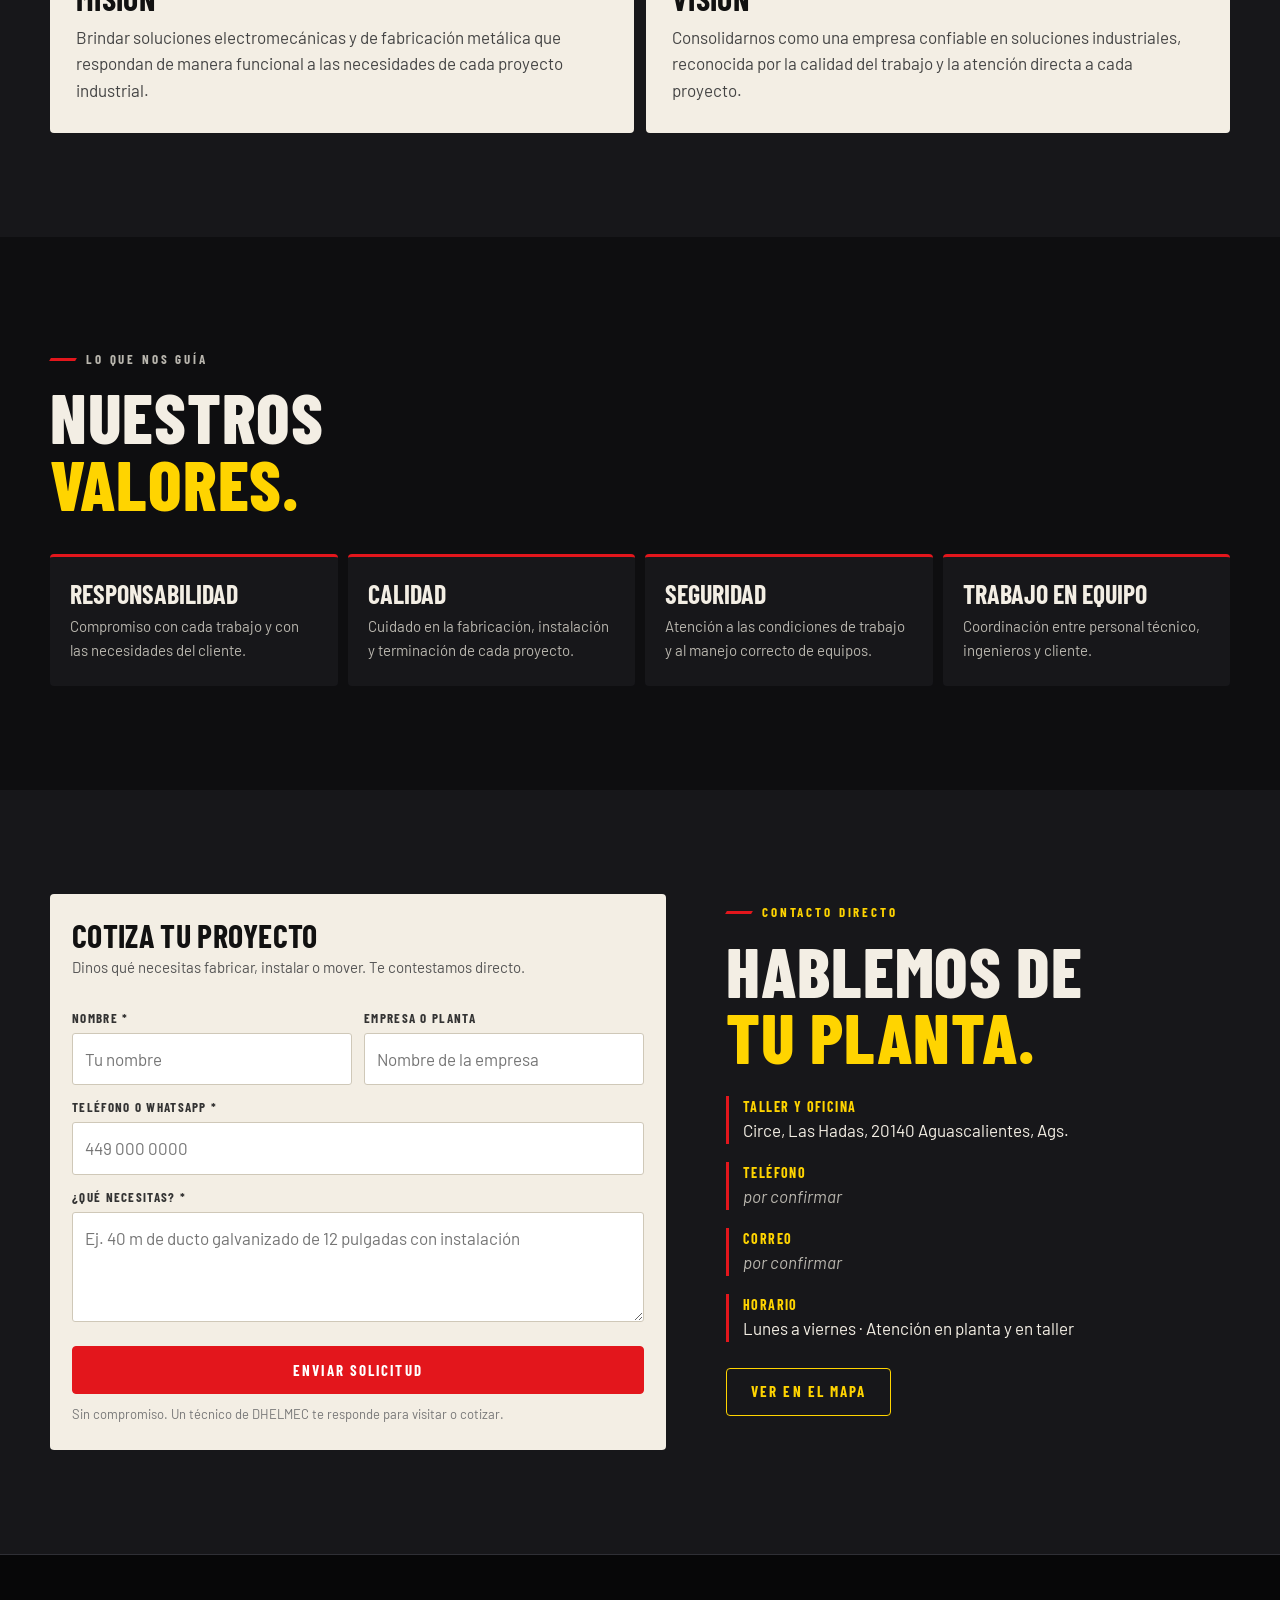
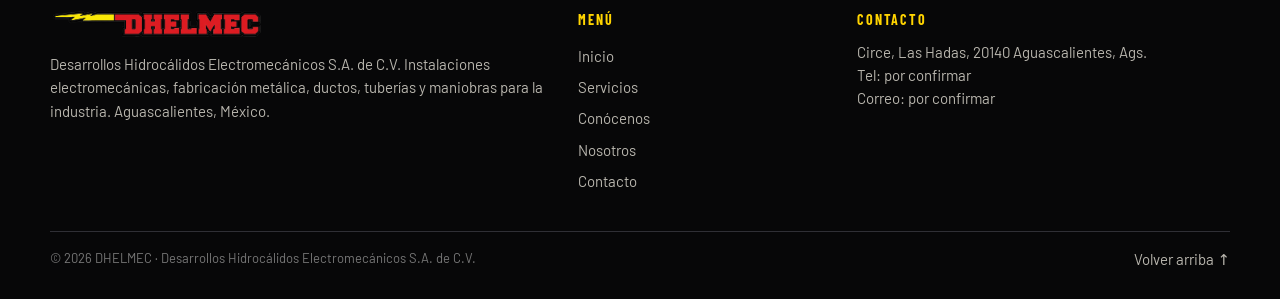
<file: nosotros.html>
<!doctype html>
<html lang="es">
<head>
<meta charset="utf-8">
<meta name="viewport" content="width=device-width,initial-scale=1">
<title>Nosotros | DHELMEC</title>
<meta name="description" content="Quiénes somos, misión, visión y valores de Desarrollos Hidrocálidos Electromecánicos.">
<link rel="icon" href="img/favicon.svg" type="image/svg+xml">
<link rel="preconnect" href="https://fonts.googleapis.com"><link rel="preconnect" href="https://fonts.gstatic.com" crossorigin>
<link href="https://fonts.googleapis.com/css2?family=Barlow+Condensed:wght@600;700;800&family=Barlow:wght@400;500;600&display=swap" rel="stylesheet">
<link rel="stylesheet" href="style.css">
<meta property="og:title" content="Nosotros | DHELMEC"><meta property="og:description" content="Quiénes somos, misión, visión y valores de Desarrollos Hidrocálidos Electromecánicos."><meta property="og:image" content="img/f-h-portada.jpg">
</head>
<body>
<header class="top">
  <div class="wrap">
    <a href="index.html" class="logo" aria-label="DHELMEC inicio"><img src="img/logo.png" alt="DHELMEC"></a>
    <nav class="nav"><a href="index.html" class="">Inicio</a><a href="servicios.html" class="">Servicios</a><a href="conocenos.html" class="">Conócenos</a><a href="nosotros.html" class="act">Nosotros</a><a href="contacto.html" class="">Contacto</a><a href="contacto.html" class="btn">Cotizar</a></nav>
    <button class="burger" aria-label="Menú"><i></i><i></i><i></i></button>
  </div>
</header>
<nav class="movil"><a href="index.html" class="">Inicio</a><a href="servicios.html" class="">Servicios</a><a href="conocenos.html" class="">Conócenos</a><a href="nosotros.html" class="act">Nosotros</a><a href="contacto.html" class="">Contacto</a><a href="contacto.html" class="btn">Cotizar proyecto</a><a class="btn wa solo-wa" href="#">WhatsApp</a></nav>
<main>

<section class="sub" id="top"><img class="fondo" src="img/f-s-estructuras.jpg" alt=""><div class="wrap"><p class="ojo enter">Nosotros</p><h1 class="enter d1">Soluciones industriales <em>hechas a la medida.</em></h1><p class="lead enter d2">Desarrollos Hidrocálidos Electromecánicos S.A. de C.V. es una empresa de Aguascalientes dedicada a instalaciones electromecánicas, fabricación metálica y servicios para la industria.</p></div></section>
<section><div class="wrap"><div class="dos">
  <div data-rv><p class="ojo">Quiénes somos</p><h2>Trabajo técnico. <em>Soluciones reales.</em></h2><p class="lead" style="margin-top:16px">Atendemos proyectos eléctricos, mecánicos, hidráulicos y metalmecánicos de acuerdo con las condiciones y necesidades operativas de cada cliente. Contamos con taller propio equipado con cizalla hidráulica, dobladoras, taladro radial, roladora y equipo de soldadura.</p>
  <div class="datos"><div><b>Taller</b><small>propio en Las Hadas</small></div><div><b>Campo</b><small>instalación en planta</small></div><div><b>Ags.</b><small>y región</small></div></div></div>
  <div class="foto-marco" data-rv><img src="img/f-s-tuberias.jpg" alt="Tuberías bridadas fabricadas por DHELMEC" loading="lazy"><span>Tubería de proceso · taller DHELMEC</span></div>
</div></div></section>
<section class="band"><div class="wrap"><div class="mv" data-rv-g>
  <article><span>01</span><h3>Misión</h3><p>Brindar soluciones electromecánicas y de fabricación metálica que respondan de manera funcional a las necesidades de cada proyecto industrial.</p></article>
  <article><span>02</span><h3>Visión</h3><p>Consolidarnos como una empresa confiable en soluciones industriales, reconocida por la calidad del trabajo y la atención directa a cada proyecto.</p></article>
</div></div></section>
<section><div class="wrap"><div class="cab" data-rv><div><p class="ojo">Lo que nos guía</p><h2>Nuestros <em>valores.</em></h2></div></div>
<div class="val" data-rv-g>
  <div><b>Responsabilidad</b><p>Compromiso con cada trabajo y con las necesidades del cliente.</p></div>
  <div><b>Calidad</b><p>Cuidado en la fabricación, instalación y terminación de cada proyecto.</p></div>
  <div><b>Seguridad</b><p>Atención a las condiciones de trabajo y al manejo correcto de equipos.</p></div>
  <div><b>Trabajo en equipo</b><p>Coordinación entre personal técnico, ingenieros y cliente.</p></div>
</div></div></section>

<section id="cotizar" class="band">
  <div class="wrap">
    <div class="contacto">
      <form class="form" data-rv>
        <h3>Cotiza tu proyecto</h3>
        <p>Dinos qué necesitas fabricar, instalar o mover. Te contestamos directo.</p>
        <div class="fila">
          <div><label for="nombre">Nombre *</label><input id="nombre" name="nombre" required placeholder="Tu nombre"></div>
          <div><label for="empresa">Empresa o planta</label><input id="empresa" name="empresa" placeholder="Nombre de la empresa"></div>
        </div>
        <label for="telefono">Teléfono o WhatsApp *</label><input id="telefono" name="telefono" type="tel" required placeholder="449 000 0000">
        <label for="mensaje">¿Qué necesitas? *</label><textarea id="mensaje" name="mensaje" required placeholder="Ej. 40 m de ducto galvanizado de 12 pulgadas con instalación"></textarea>
        <button class="btn lleno" type="submit">Enviar solicitud</button>
        <small>Sin compromiso. Un técnico de DHELMEC te responde para visitar o cotizar.</small>
      </form>
      <div data-rv>
        <p class="ojo">Contacto directo</p>
        <h2>Hablemos de <em>tu planta.</em></h2>
        <div class="lista-c" style="margin-top:26px">
          <div><b>Taller y oficina</b><span data-dir>Circe, Las Hadas, 20140 Aguascalientes, Ags.</span></div>
          <div><b>Teléfono</b><a class="pend" data-tel href="#">por confirmar</a></div>
          <div><b>Correo</b><a class="pend" data-email href="#">por confirmar</a></div>
          <div><b>Horario</b><span>Lunes a viernes · Atención en planta y en taller</span></div>
        </div>
        <div style="display:flex;gap:12px;flex-wrap:wrap;margin-top:26px"><a class="btn wa solo-wa" href="#">Escribir por WhatsApp</a><a class="btn amarillo" target="_blank" rel="noopener" href="https://maps.google.com/?q=Circe%2C+Las+Hadas%2C+20140+Aguascalientes%2C+Ags.">Ver en el mapa</a></div>
      </div>
    </div>
  </div>
</section>

</main>
<footer>
  <div class="wrap">
    <div class="cols">
      <div><img src="img/logo.png" alt="DHELMEC"><p>Desarrollos Hidrocálidos Electromecánicos S.A. de C.V. Instalaciones electromecánicas, fabricación metálica, ductos, tuberías y maniobras para la industria. Aguascalientes, México.</p></div>
      <div><h4>Menú</h4><nav><a href="index.html" class="">Inicio</a><a href="servicios.html" class="">Servicios</a><a href="conocenos.html" class="">Conócenos</a><a href="nosotros.html" class="act">Nosotros</a><a href="contacto.html" class="">Contacto</a></nav></div>
      <div><h4>Contacto</h4><p data-dir>Circe, Las Hadas, 20140 Aguascalientes, Ags.</p><p>Tel: <a class="pend" data-tel href="#">por confirmar</a></p><p>Correo: <a class="pend" data-email href="#">por confirmar</a></p></div>
    </div>
    <div class="abajo"><span>© 2026 DHELMEC · Desarrollos Hidrocálidos Electromecánicos S.A. de C.V.</span><a href="#top">Volver arriba ↑</a></div>
  </div>
</footer>
<a class="flota solo-wa" href="#" aria-label="WhatsApp"></a>
<script src="config.js"></script>
<script src="app.js"></script>
</body>
</html>
</file>
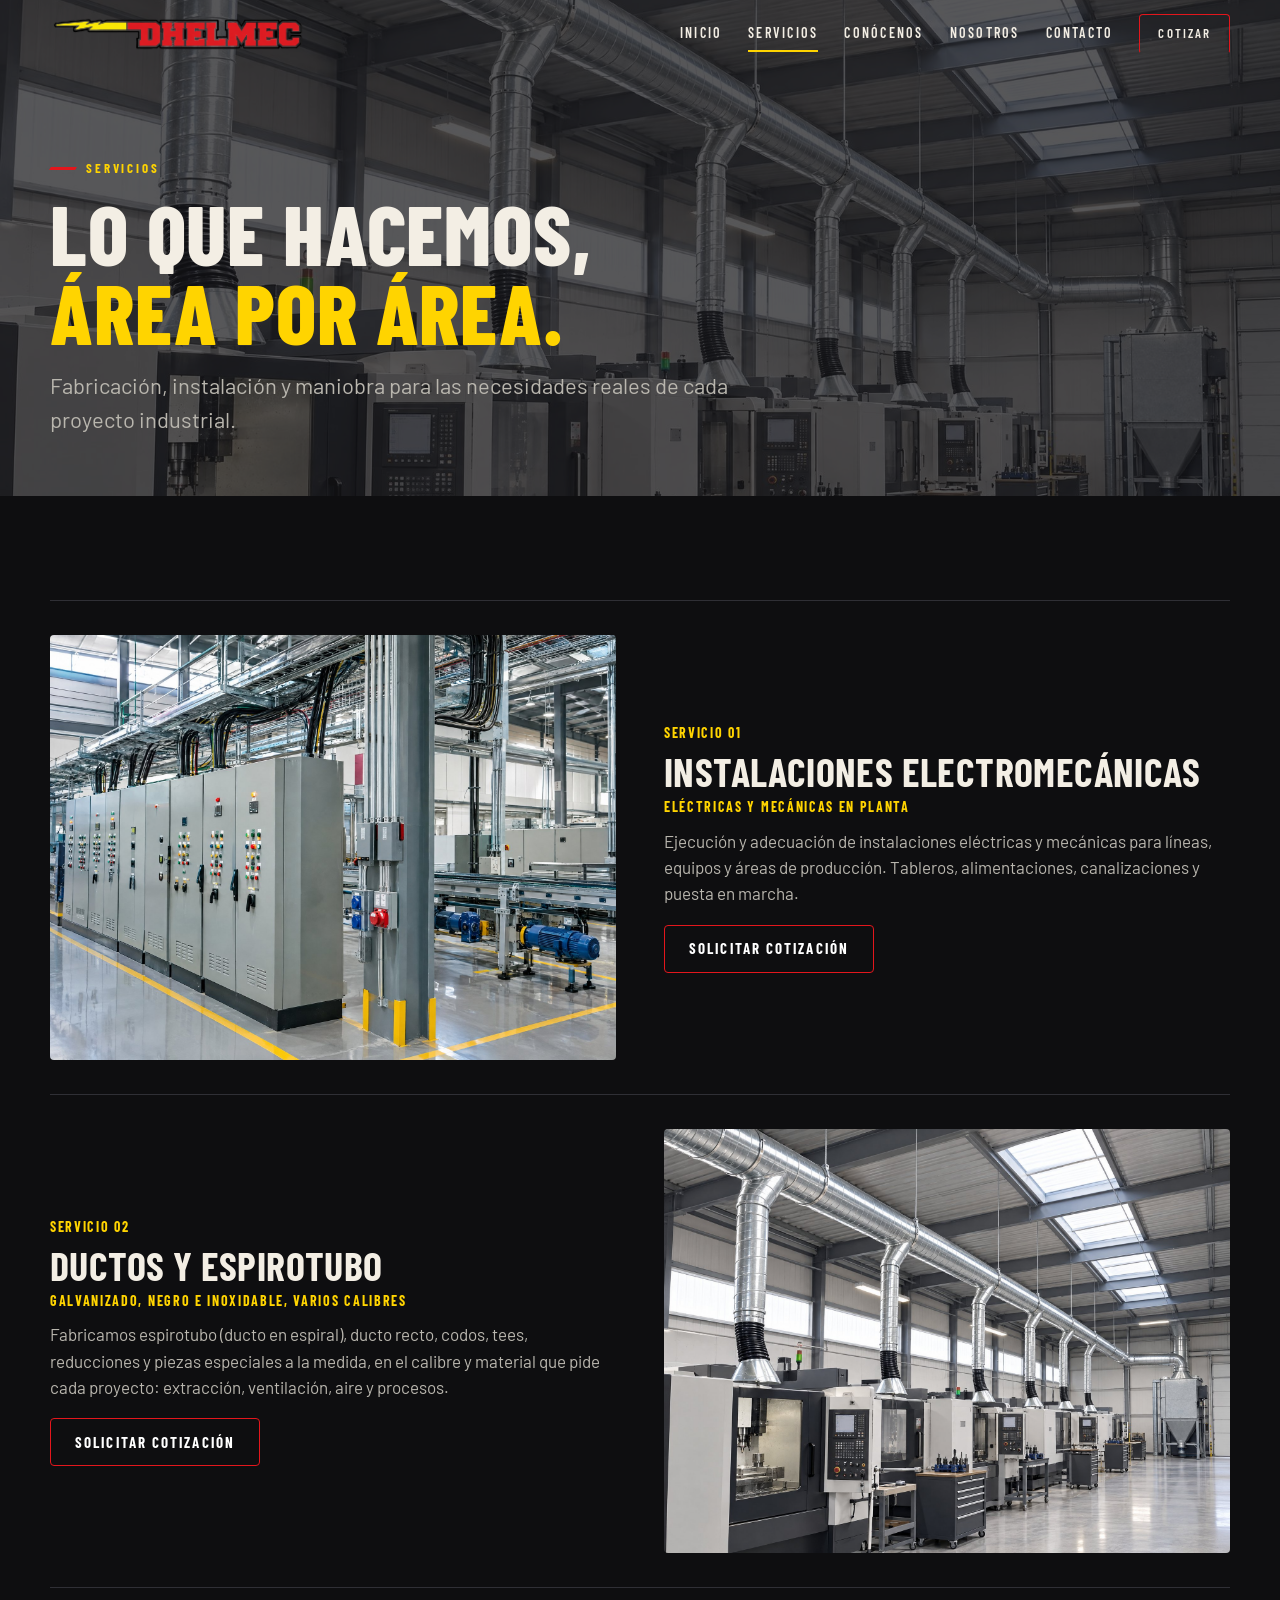
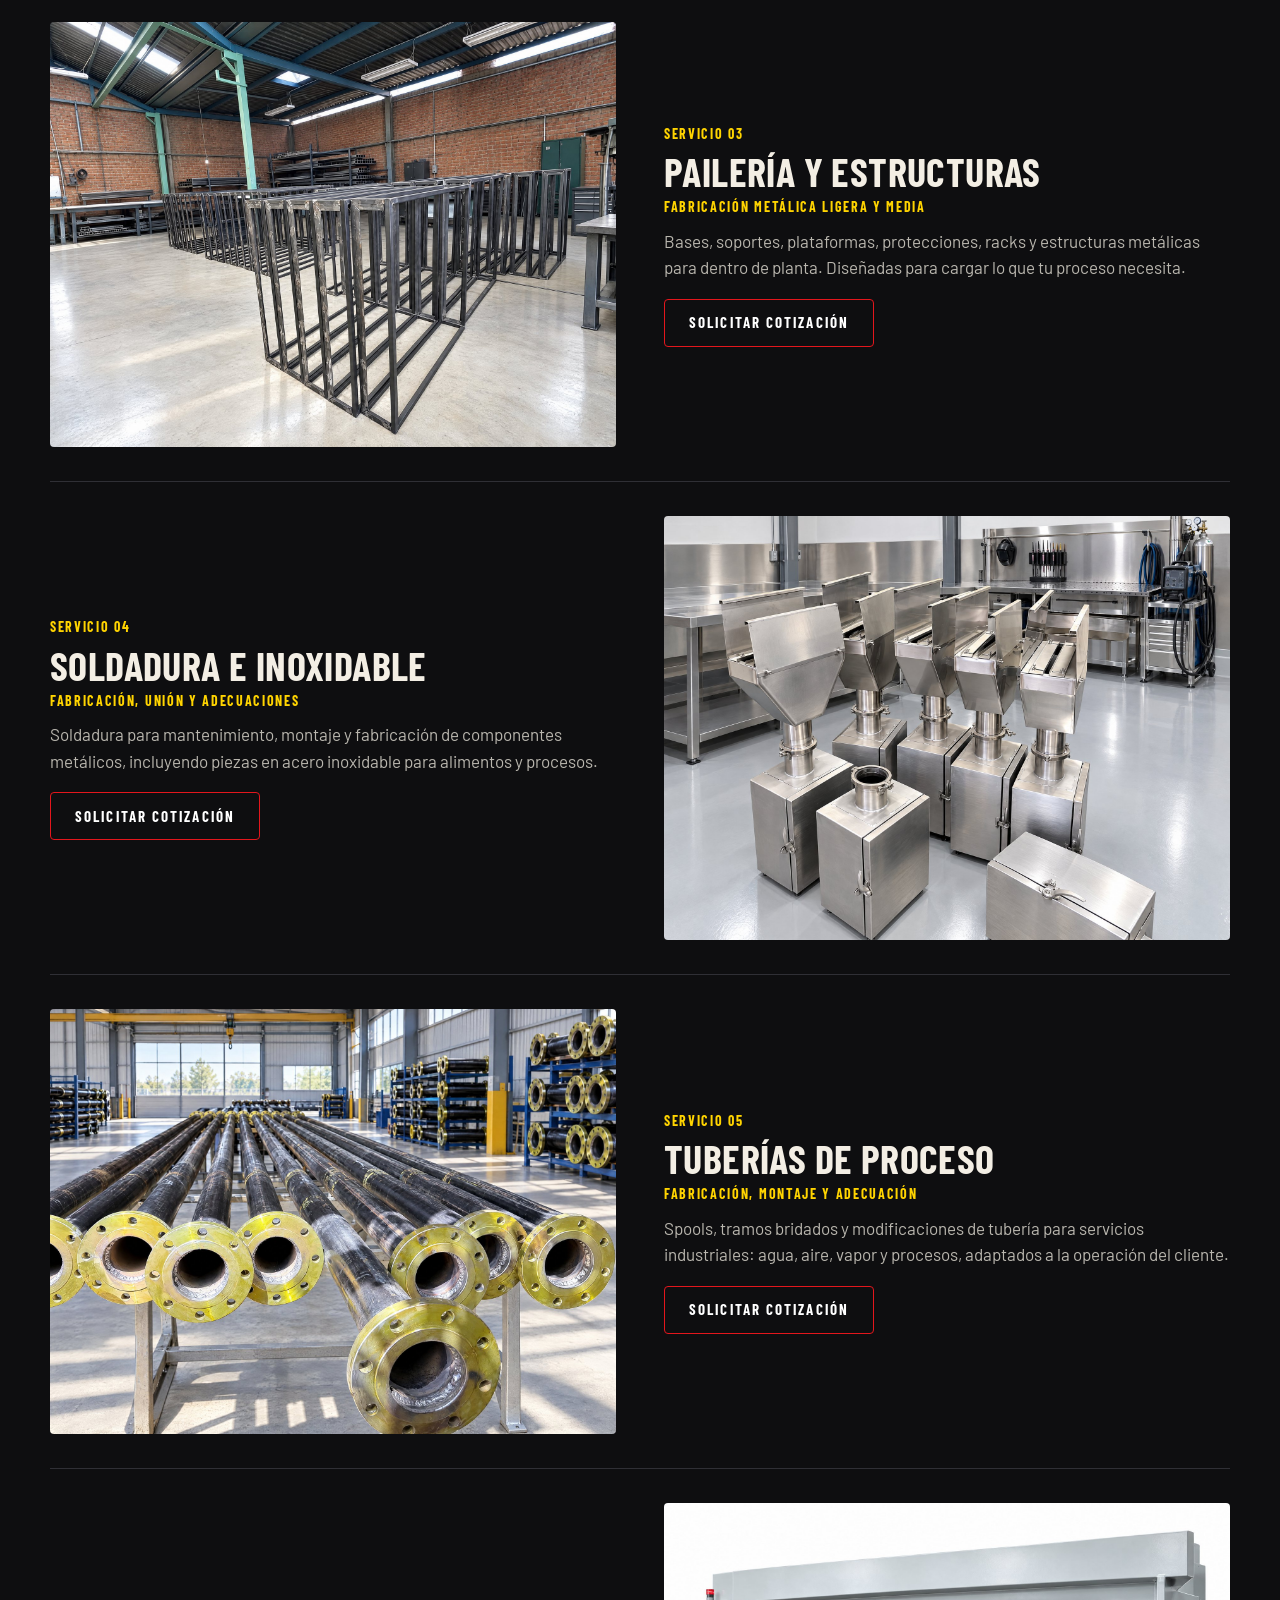
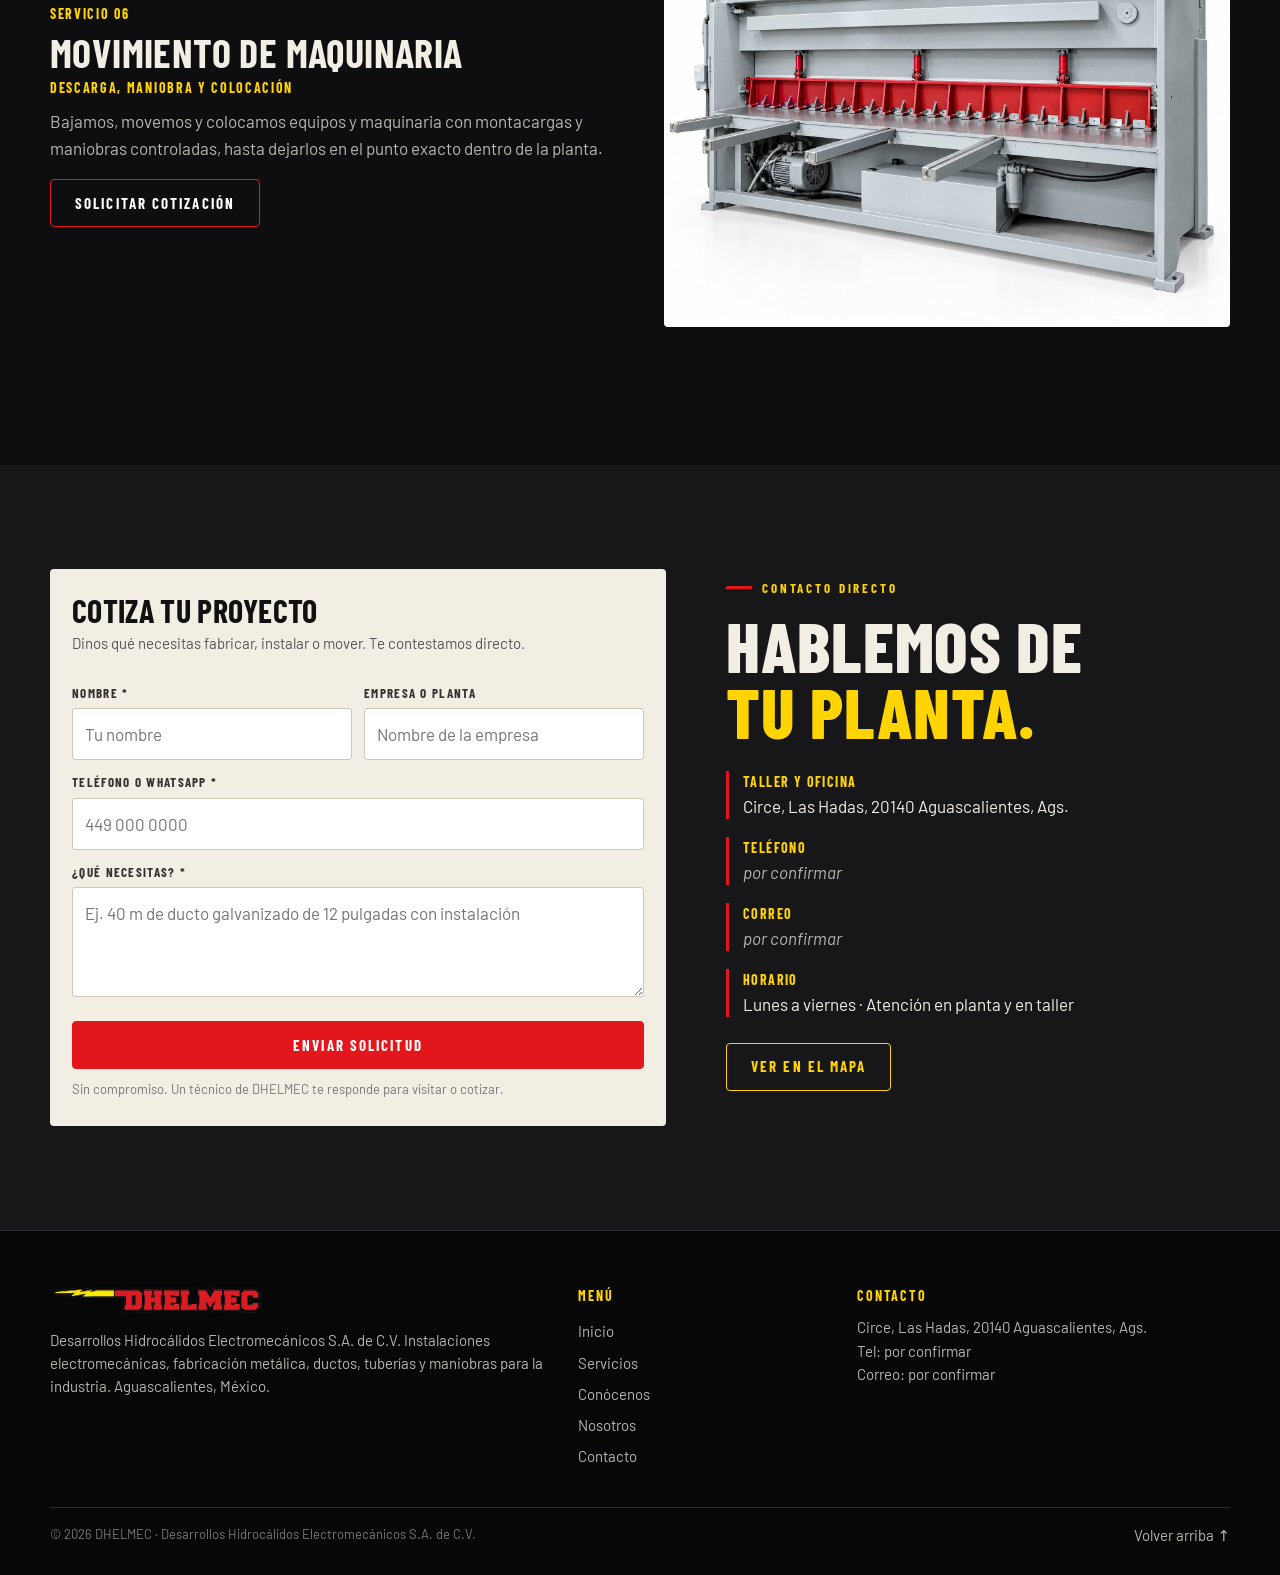
<file: servicios.html>
<!doctype html>
<html lang="es">
<head>
<meta charset="utf-8">
<meta name="viewport" content="width=device-width,initial-scale=1">
<title>Servicios | DHELMEC</title>
<meta name="description" content="Instalaciones electromecánicas, ductos, pailería, soldadura, tuberías de proceso y movimiento de maquinaria.">
<link rel="icon" href="img/favicon.svg" type="image/svg+xml">
<link rel="preconnect" href="https://fonts.googleapis.com"><link rel="preconnect" href="https://fonts.gstatic.com" crossorigin>
<link href="https://fonts.googleapis.com/css2?family=Barlow+Condensed:wght@600;700;800&family=Barlow:wght@400;500;600&display=swap" rel="stylesheet">
<link rel="stylesheet" href="style.css">
<meta property="og:title" content="Servicios | DHELMEC"><meta property="og:description" content="Instalaciones electromecánicas, ductos, pailería, soldadura, tuberías de proceso y movimiento de maquinaria."><meta property="og:image" content="img/f-h-portada.jpg">
</head>
<body>
<header class="top">
  <div class="wrap">
    <a href="index.html" class="logo" aria-label="DHELMEC inicio"><img src="img/logo.png" alt="DHELMEC"></a>
    <nav class="nav"><a href="index.html" class="">Inicio</a><a href="servicios.html" class="act">Servicios</a><a href="conocenos.html" class="">Conócenos</a><a href="nosotros.html" class="">Nosotros</a><a href="contacto.html" class="">Contacto</a><a href="contacto.html" class="btn">Cotizar</a></nav>
    <button class="burger" aria-label="Menú"><i></i><i></i><i></i></button>
  </div>
</header>
<nav class="movil"><a href="index.html" class="">Inicio</a><a href="servicios.html" class="act">Servicios</a><a href="conocenos.html" class="">Conócenos</a><a href="nosotros.html" class="">Nosotros</a><a href="contacto.html" class="">Contacto</a><a href="contacto.html" class="btn">Cotizar proyecto</a><a class="btn wa solo-wa" href="#">WhatsApp</a></nav>
<main>

<section class="sub" id="top"><img class="fondo" src="img/n-ductos-instalados.jpg" alt=""><div class="wrap"><p class="ojo enter">Servicios</p><h1 class="enter d1">Lo que hacemos, <em>área por área.</em></h1><p class="lead enter d2">Fabricación, instalación y maniobra para las necesidades reales de cada proyecto industrial.</p></div></section>
<section><div class="wrap"><div class="fila-s " id="instalaciones" data-rv><img src="img/f-s-instalaciones.jpg" alt="Instalaciones electromecánicas" loading="lazy"><div class="texto"><h4>Servicio 01</h4><h3>Instalaciones electromecánicas</h3><h4>Eléctricas y mecánicas en planta</h4><p>Ejecución y adecuación de instalaciones eléctricas y mecánicas para líneas, equipos y áreas de producción. Tableros, alimentaciones, canalizaciones y puesta en marcha.</p><a class="btn" href="contacto.html">Solicitar cotización</a></div></div><div class="fila-s inv" id="ductos" data-rv><img src="img/n-ductos-instalados.jpg" alt="Ductos y espirotubo" loading="lazy"><div class="texto"><h4>Servicio 02</h4><h3>Ductos y espirotubo</h3><h4>Galvanizado, negro e inoxidable, varios calibres</h4><p>Fabricamos espirotubo (ducto en espiral), ducto recto, codos, tees, reducciones y piezas especiales a la medida, en el calibre y material que pide cada proyecto: extracción, ventilación, aire y procesos.</p><a class="btn" href="contacto.html">Solicitar cotización</a></div></div><div class="fila-s " id="paileria" data-rv><img src="img/f-s-estructuras.jpg" alt="Pailería y estructuras" loading="lazy"><div class="texto"><h4>Servicio 03</h4><h3>Pailería y estructuras</h3><h4>Fabricación metálica ligera y media</h4><p>Bases, soportes, plataformas, protecciones, racks y estructuras metálicas para dentro de planta. Diseñadas para cargar lo que tu proceso necesita.</p><a class="btn" href="contacto.html">Solicitar cotización</a></div></div><div class="fila-s inv" id="soldadura" data-rv><img src="img/f-s-inox.jpg" alt="Soldadura e inoxidable" loading="lazy"><div class="texto"><h4>Servicio 04</h4><h3>Soldadura e inoxidable</h3><h4>Fabricación, unión y adecuaciones</h4><p>Soldadura para mantenimiento, montaje y fabricación de componentes metálicos, incluyendo piezas en acero inoxidable para alimentos y procesos.</p><a class="btn" href="contacto.html">Solicitar cotización</a></div></div><div class="fila-s " id="tuberias" data-rv><img src="img/f-s-tuberias.jpg" alt="Tuberías de proceso" loading="lazy"><div class="texto"><h4>Servicio 05</h4><h3>Tuberías de proceso</h3><h4>Fabricación, montaje y adecuación</h4><p>Spools, tramos bridados y modificaciones de tubería para servicios industriales: agua, aire, vapor y procesos, adaptados a la operación del cliente.</p><a class="btn" href="contacto.html">Solicitar cotización</a></div></div><div class="fila-s inv" id="maquinaria" data-rv><img src="img/n-m-hydratool.jpg" alt="Movimiento de maquinaria" loading="lazy"><div class="texto"><h4>Servicio 06</h4><h3>Movimiento de maquinaria</h3><h4>Descarga, maniobra y colocación</h4><p>Bajamos, movemos y colocamos equipos y maquinaria con montacargas y maniobras controladas, hasta dejarlos en el punto exacto dentro de la planta.</p><a class="btn" href="contacto.html">Solicitar cotización</a></div></div></div></section>

<section id="cotizar" class="band">
  <div class="wrap">
    <div class="contacto">
      <form class="form" data-rv>
        <h3>Cotiza tu proyecto</h3>
        <p>Dinos qué necesitas fabricar, instalar o mover. Te contestamos directo.</p>
        <div class="fila">
          <div><label for="nombre">Nombre *</label><input id="nombre" name="nombre" required placeholder="Tu nombre"></div>
          <div><label for="empresa">Empresa o planta</label><input id="empresa" name="empresa" placeholder="Nombre de la empresa"></div>
        </div>
        <label for="telefono">Teléfono o WhatsApp *</label><input id="telefono" name="telefono" type="tel" required placeholder="449 000 0000">
        <label for="mensaje">¿Qué necesitas? *</label><textarea id="mensaje" name="mensaje" required placeholder="Ej. 40 m de ducto galvanizado de 12 pulgadas con instalación"></textarea>
        <button class="btn lleno" type="submit">Enviar solicitud</button>
        <small>Sin compromiso. Un técnico de DHELMEC te responde para visitar o cotizar.</small>
      </form>
      <div data-rv>
        <p class="ojo">Contacto directo</p>
        <h2>Hablemos de <em>tu planta.</em></h2>
        <div class="lista-c" style="margin-top:26px">
          <div><b>Taller y oficina</b><span data-dir>Circe, Las Hadas, 20140 Aguascalientes, Ags.</span></div>
          <div><b>Teléfono</b><a class="pend" data-tel href="#">por confirmar</a></div>
          <div><b>Correo</b><a class="pend" data-email href="#">por confirmar</a></div>
          <div><b>Horario</b><span>Lunes a viernes · Atención en planta y en taller</span></div>
        </div>
        <div style="display:flex;gap:12px;flex-wrap:wrap;margin-top:26px"><a class="btn wa solo-wa" href="#">Escribir por WhatsApp</a><a class="btn amarillo" target="_blank" rel="noopener" href="https://maps.google.com/?q=Circe%2C+Las+Hadas%2C+20140+Aguascalientes%2C+Ags.">Ver en el mapa</a></div>
      </div>
    </div>
  </div>
</section>

</main>
<footer>
  <div class="wrap">
    <div class="cols">
      <div><img src="img/logo.png" alt="DHELMEC"><p>Desarrollos Hidrocálidos Electromecánicos S.A. de C.V. Instalaciones electromecánicas, fabricación metálica, ductos, tuberías y maniobras para la industria. Aguascalientes, México.</p></div>
      <div><h4>Menú</h4><nav><a href="index.html" class="">Inicio</a><a href="servicios.html" class="act">Servicios</a><a href="conocenos.html" class="">Conócenos</a><a href="nosotros.html" class="">Nosotros</a><a href="contacto.html" class="">Contacto</a></nav></div>
      <div><h4>Contacto</h4><p data-dir>Circe, Las Hadas, 20140 Aguascalientes, Ags.</p><p>Tel: <a class="pend" data-tel href="#">por confirmar</a></p><p>Correo: <a class="pend" data-email href="#">por confirmar</a></p></div>
    </div>
    <div class="abajo"><span>© 2026 DHELMEC · Desarrollos Hidrocálidos Electromecánicos S.A. de C.V.</span><a href="#top">Volver arriba ↑</a></div>
  </div>
</footer>
<a class="flota solo-wa" href="#" aria-label="WhatsApp"></a>
<script src="config.js"></script>
<script src="app.js"></script>
</body>
</html>
</file>
<file: style.css>
/* DHELMEC — hoja única. Lienzo oscuro, rojo y amarillo del logo, verde solo WhatsApp. */
:root{
  --negro:#0e0e10; --carbon:#17171a; --humo:#222226; --linea:#2f2f35;
  --crema:#f3eee4; --gris:#b9b6ae; --rojo:#e3161c; --rojo-osc:#b50f14;
  --amarillo:#ffd400; --verde:#25d366; --verde-osc:#1da851;
  --ancho:1180px; --radio:4px;
  --ft:"Barlow Condensed","Arial Narrow",Impact,sans-serif;
  --fb:"Barlow",system-ui,-apple-system,"Segoe UI",Roboto,sans-serif;
}
*{box-sizing:border-box;margin:0;padding:0}
html{scroll-behavior:smooth;-webkit-text-size-adjust:100%}
body{background:var(--negro);color:var(--crema);font-family:var(--fb);font-size:17px;line-height:1.55;overflow-x:hidden}
img{display:block;max-width:100%;height:auto}
a{color:inherit;text-decoration:none}
.wrap{width:min(var(--ancho),100% - 32px);margin-inline:auto}
h1,h2,h3,.ft{font-family:var(--ft);text-transform:uppercase;line-height:.95;letter-spacing:.01em;font-weight:800}
h1{font-size:clamp(44px,9vw,104px)}
h2{font-size:clamp(36px,6.4vw,70px)}
h3{font-size:clamp(24px,3.6vw,32px);font-weight:700}
h1 em,h2 em{font-style:normal;color:var(--amarillo);display:block}
p{max-width:62ch}
.lead{font-size:clamp(18px,2.2vw,22px);color:var(--gris)}
.ojo{display:inline-flex;align-items:center;gap:10px;font-family:var(--ft);text-transform:uppercase;letter-spacing:.22em;font-size:13px;font-weight:700;color:var(--amarillo);margin-bottom:14px}
.ojo::before{content:"";width:26px;height:3px;background:var(--rojo);transform:skewX(-30deg)}

/* Botones: navegación y acciones en color de marca; verde SOLO WhatsApp */
.btn{display:inline-flex;align-items:center;justify-content:center;gap:10px;min-height:48px;padding:0 24px;border:1.5px solid var(--rojo);color:#fff;background:transparent;font-family:var(--ft);text-transform:uppercase;letter-spacing:.14em;font-size:15px;font-weight:700;border-radius:var(--radio);transition:background .2s,transform .2s,color .2s;cursor:pointer;white-space:nowrap}
.btn:hover{background:var(--rojo);transform:translateY(-1px)}
.btn.lleno{background:var(--rojo)}
.btn.lleno:hover{background:var(--rojo-osc)}
.btn.wa{background:var(--verde);border-color:var(--verde);color:#062b14}
.btn.wa:hover{background:var(--verde-osc);border-color:var(--verde-osc);color:#fff}
.btn.wa svg{width:20px;height:20px;fill:currentColor}
.btn.amarillo{border-color:var(--amarillo);color:var(--amarillo)}
.btn.amarillo:hover{background:var(--amarillo);color:#111}

/* Header: logo con rayo, barra fina, transparente sobre el hero */
.top{position:fixed;inset:0 0 auto 0;z-index:50;transition:background .25s,box-shadow .25s;padding:14px 0}
.top.solida{background:rgba(14,14,16,.94);backdrop-filter:blur(8px);box-shadow:0 1px 0 var(--linea)}
.top .wrap{display:flex;align-items:center;justify-content:space-between;gap:16px}
.logo img{height:30px;width:auto}
.nav{display:none;align-items:center;gap:26px}
.nav a{font-family:var(--ft);text-transform:uppercase;letter-spacing:.16em;font-size:14px;font-weight:600;color:var(--crema);padding:6px 0;border-bottom:2px solid transparent}
.nav a:hover,.nav a.act{border-color:var(--amarillo)}
.nav .btn{min-height:40px;padding:0 18px;font-size:13px}
.burger{display:inline-flex;flex-direction:column;gap:5px;background:none;border:0;padding:8px;cursor:pointer}
.burger i{width:26px;height:2px;background:var(--crema);display:block;transition:transform .2s,opacity .2s}
.menu-abierto .burger i:nth-child(1){transform:translateY(7px) rotate(45deg)}
.menu-abierto .burger i:nth-child(2){opacity:0}
.menu-abierto .burger i:nth-child(3){transform:translateY(-7px) rotate(-45deg)}
.movil{position:fixed;inset:0;background:var(--negro);z-index:49;display:flex;flex-direction:column;justify-content:center;padding:0 32px;gap:6px;transform:translateX(100%);transition:transform .3s}
.menu-abierto .movil{transform:none}
.movil a{font-family:var(--ft);text-transform:uppercase;font-size:40px;font-weight:800;padding:8px 0;border-bottom:1px solid var(--linea)}
.movil a.act{color:var(--amarillo)}
.movil .btn{margin-top:22px;font-size:17px;border-bottom:1.5px solid var(--rojo)}
.movil .btn.wa{border-bottom-color:var(--verde)}
@media(min-width:900px){.nav{display:flex}.burger,.movil{display:none}.logo img{height:36px}}

/* Hero */
.hero{position:relative;min-height:100svh;display:grid;align-items:end;overflow:hidden;background:var(--carbon)}
.hero .fondo{position:absolute;inset:0}
.hero .fondo video,.hero .fondo img{position:absolute;inset:0;width:100%;height:100%;object-fit:cover}
.hero .fondo video{opacity:0;transition:opacity .8s}.hero .fondo video.listo{opacity:1}
.hero .fondo::after{content:"";position:absolute;inset:0;background:linear-gradient(180deg,rgba(14,14,16,.55) 0%,rgba(14,14,16,.15) 40%,rgba(14,14,16,.92) 100%)}
.hero .wrap{position:relative;padding:130px 0 56px}
.hero h1{max-width:12ch}
.hero .lead{margin:20px 0 28px;max-width:52ch;color:#e8e3d8}
.hero .acciones{display:flex;flex-wrap:wrap;gap:12px}
.hero .marcas{display:flex;flex-wrap:wrap;gap:10px 22px;margin-top:38px;font-family:var(--ft);text-transform:uppercase;letter-spacing:.18em;font-size:13px;color:var(--gris)}
.hero .marcas span::before{content:"▪";color:var(--amarillo);margin-right:8px}
.hero .rayo{position:absolute;right:-6%;top:12%;width:min(62vw,560px);opacity:.14;pointer-events:none}
.hero .nota-video{position:absolute;right:16px;bottom:16px;font-size:12px;color:var(--gris);background:rgba(0,0,0,.4);padding:4px 8px;border-radius:3px}
.enter{opacity:0;transform:translateY(22px);animation:entra .7s cubic-bezier(.2,.8,.2,1) forwards}
.enter.d1{animation-delay:.12s}.enter.d2{animation-delay:.24s}.enter.d3{animation-delay:.36s}
@keyframes entra{to{opacity:1;transform:none}}

/* Secciones */
section{padding:72px 0}
@media(min-width:900px){section{padding:104px 0}}
.cab{display:grid;gap:14px;margin-bottom:38px}
@media(min-width:900px){.cab{grid-template-columns:1fr auto;align-items:end}.cab p{max-width:40ch;color:var(--gris)}}
.band{background:var(--carbon)}
.band-rojo{background:var(--rojo);color:#fff}
.band-rojo .ojo{color:#fff}.band-rojo .ojo::before{background:var(--amarillo)}
.band-rojo h2 em{color:var(--amarillo)}

/* Reveal: corto, se dispara solo */
[data-rv]{opacity:0;transform:translateY(18px);transition:opacity .55s ease,transform .55s cubic-bezier(.2,.8,.2,1)}
[data-rv].in{opacity:1;transform:none}
[data-rv-g]>*{opacity:0;transform:translateY(18px);transition:opacity .5s ease,transform .5s cubic-bezier(.2,.8,.2,1);transition-delay:calc(var(--i,0)*70ms)}
[data-rv-g].in>*{opacity:1;transform:none}
@media(prefers-reduced-motion:reduce){[data-rv],[data-rv-g]>*{opacity:1;transform:none;transition:none}.enter{animation:none;opacity:1;transform:none}}

/* Servicios: tarjetas con foto real y pie encimado */
.serv{display:grid;gap:14px}
@media(min-width:640px){.serv{grid-template-columns:1fr 1fr}}
@media(min-width:1000px){.serv{grid-template-columns:repeat(3,1fr)}}
.tarj{position:relative;display:block;aspect-ratio:4/3;overflow:hidden;background:var(--humo);border-radius:var(--radio)}
.tarj img{width:100%;height:100%;object-fit:cover;transition:transform .5s}
.tarj:hover img{transform:scale(1.04)}
.tarj .pie{position:absolute;inset:auto 0 0 0;padding:52px 18px 18px;background:linear-gradient(180deg,transparent,rgba(0,0,0,.88))}
.tarj .pie b{display:block;font-family:var(--ft);text-transform:uppercase;font-size:24px;line-height:1;font-weight:800}
.tarj .pie span{display:block;color:var(--gris);font-size:14px;margin-top:4px}
.tarj .num{position:absolute;top:12px;left:12px;font-family:var(--ft);font-weight:800;font-size:14px;letter-spacing:.1em;background:var(--amarillo);color:#111;padding:3px 8px}

/* Galería collage */
.col{display:grid;grid-template-columns:repeat(2,1fr);gap:8px}
.col a{display:block;overflow:hidden;aspect-ratio:1;background:var(--humo);border-radius:var(--radio)}
.col a img{width:100%;height:100%;object-fit:cover;transition:transform .5s}
.col a:hover img{transform:scale(1.05)}
.col a.g{grid-column:span 2;aspect-ratio:2/1}
@media(min-width:760px){.col{grid-template-columns:repeat(4,1fr)}.col a.g{grid-row:span 2;aspect-ratio:1}}
.todas{margin-top:22px;display:flex;justify-content:center}

/* Quiénes somos */
.dos{display:grid;gap:30px}
@media(min-width:900px){.dos{grid-template-columns:1.05fr .95fr;align-items:center;gap:60px}}
.foto-marco{position:relative;border-radius:var(--radio);overflow:hidden}
.foto-marco img{aspect-ratio:4/5;object-fit:cover;width:100%}
.foto-marco span{position:absolute;left:14px;bottom:14px;background:rgba(0,0,0,.72);padding:6px 10px;font-size:13px;letter-spacing:.08em;text-transform:uppercase;font-family:var(--ft)}
.datos{display:grid;grid-template-columns:repeat(3,1fr);gap:10px;margin-top:28px}
.datos div{border-left:3px solid var(--amarillo);padding:4px 0 4px 12px}
.datos b{display:block;font-family:var(--ft);font-size:26px;line-height:1;font-weight:800}
.datos small{color:var(--gris);font-size:13px;display:block;margin-top:4px}

/* Proceso */
.pasos{display:grid;gap:12px;counter-reset:p}
@media(min-width:800px){.pasos{grid-template-columns:repeat(3,1fr)}}
.pasos div{background:rgba(0,0,0,.22);padding:26px 22px;border-radius:var(--radio);counter-increment:p;position:relative}
.pasos div::before{content:"0" counter(p);font-family:var(--ft);font-weight:800;font-size:54px;line-height:1;color:var(--amarillo);display:block;margin-bottom:10px}
.pasos b{font-family:var(--ft);text-transform:uppercase;font-size:26px;display:block;line-height:1;margin-bottom:8px}
.pasos p{font-size:15px;color:#f6d9d9}

/* Contacto */
.contacto{display:grid;gap:30px}
@media(min-width:900px){.contacto{grid-template-columns:1.1fr .9fr;gap:60px}}
.form{background:var(--crema);color:#151515;padding:26px 22px;border-radius:var(--radio)}
.form h3{color:#111;margin-bottom:6px}
.form p{color:#555;font-size:15px;margin-bottom:16px}
.form label{display:block;font-family:var(--ft);text-transform:uppercase;letter-spacing:.1em;font-size:13px;font-weight:700;margin:12px 0 5px;color:#333}
.form input,.form textarea{width:100%;border:1.5px solid #cfc8b8;background:#fff;padding:12px;font:inherit;border-radius:3px}
.form textarea{min-height:110px;resize:vertical}
.form .fila{display:grid;gap:0 12px}
@media(min-width:560px){.form .fila{grid-template-columns:1fr 1fr}}
.form .btn{width:100%;margin-top:18px}
.form small{display:block;margin-top:10px;color:#777;font-size:13px}
.lista-c{display:grid;gap:18px}
.lista-c div{border-left:3px solid var(--rojo);padding-left:14px}
.lista-c b{display:block;font-family:var(--ft);text-transform:uppercase;letter-spacing:.1em;font-size:14px;color:var(--amarillo)}
.lista-c span{color:var(--crema)}
.lista-c .pend{color:var(--gris);font-style:italic}
.mapa{margin-top:22px;aspect-ratio:16/10;border:0;width:100%;border-radius:var(--radio);filter:grayscale(.2) contrast(1.05)}

/* Sub-hero de páginas internas */
.sub{position:relative;padding:150px 0 60px;background:var(--carbon);overflow:hidden}
.sub img.fondo{position:absolute;inset:0;width:100%;height:100%;object-fit:cover;opacity:.28}
.sub .wrap{position:relative}
.sub h1{font-size:clamp(40px,7.5vw,84px)}
.sub .lead{margin-top:16px}

/* Servicios detallados */
.fila-s{display:grid;gap:18px;padding:34px 0;border-top:1px solid var(--linea)}
@media(min-width:860px){.fila-s{grid-template-columns:1fr 1fr;gap:48px;align-items:center}.fila-s.inv .texto{order:-1}}
.fila-s img{aspect-ratio:4/3;object-fit:cover;width:100%;border-radius:var(--radio)}
.fila-s h3{font-size:clamp(28px,4vw,40px);margin:8px 0 6px}
.fila-s h4{font-family:var(--ft);text-transform:uppercase;letter-spacing:.12em;font-size:14px;color:var(--amarillo);font-weight:700}
.fila-s p{color:var(--gris);margin:10px 0 18px}

/* Valores */
.val{display:grid;gap:10px}
@media(min-width:700px){.val{grid-template-columns:repeat(2,1fr)}}
@media(min-width:1000px){.val{grid-template-columns:repeat(4,1fr)}}
.val div{background:var(--carbon);padding:24px 20px;border-top:3px solid var(--rojo);border-radius:var(--radio)}
.val b{font-family:var(--ft);text-transform:uppercase;font-size:26px;display:block;line-height:1;margin-bottom:8px}
.val p{color:var(--gris);font-size:15px}
.mv{display:grid;gap:12px}
@media(min-width:800px){.mv{grid-template-columns:1fr 1fr}}
.mv article{background:var(--crema);color:#151515;padding:30px 26px;border-radius:var(--radio)}
.mv article span{font-family:var(--ft);font-weight:800;color:var(--rojo);font-size:40px;line-height:1;display:block}
.mv article h3{color:#111;margin:6px 0 10px}
.mv article p{color:#444}

/* Galería completa */
.grid-g{display:grid;grid-template-columns:repeat(2,1fr);gap:8px}
@media(min-width:700px){.grid-g{grid-template-columns:repeat(3,1fr)}}
@media(min-width:1000px){.grid-g{grid-template-columns:repeat(4,1fr)}}
.grid-g a{display:block;aspect-ratio:1;overflow:hidden;background:var(--humo);border-radius:var(--radio)}
.grid-g a img{width:100%;height:100%;object-fit:cover;transition:transform .5s}
.grid-g a:hover img{transform:scale(1.05)}

/* Todo listo para completar */
.falta{display:grid;gap:10px}
@media(min-width:800px){.falta{grid-template-columns:1fr 1fr}}
.falta div{display:flex;gap:14px;align-items:flex-start;background:var(--carbon);padding:18px;border-radius:var(--radio);border:1px dashed var(--linea)}
.falta i{flex:none;width:30px;height:30px;border:2px solid var(--amarillo);border-radius:3px}
.falta b{display:block;font-family:var(--ft);text-transform:uppercase;font-size:20px;line-height:1}
.falta span{color:var(--gris);font-size:15px}

/* Lightbox */
.lb{position:fixed;inset:0;background:rgba(0,0,0,.94);z-index:70;display:none;align-items:center;justify-content:center;padding:16px}
.lb.on{display:flex}
.lb img{max-width:100%;max-height:92vh;object-fit:contain;border-radius:var(--radio)}
.lb button{position:absolute;top:14px;right:14px;background:var(--rojo);color:#fff;border:0;width:44px;height:44px;font-size:22px;border-radius:3px;cursor:pointer}
.lb .ant,.lb .sig{top:50%;transform:translateY(-50%);right:auto;left:10px;background:rgba(255,255,255,.12)}
.lb .sig{left:auto;right:10px}

/* Flotante WhatsApp */
.flota{position:fixed;right:16px;bottom:16px;z-index:48;width:58px;height:58px;border-radius:50%;background:var(--verde);display:flex;align-items:center;justify-content:center;box-shadow:0 8px 24px rgba(0,0,0,.4)}
.flota svg{width:30px;height:30px;fill:#062b14}
.solo-wa[hidden]{display:none!important}

/* Pie */
footer{background:#070708;padding:54px 0 28px;border-top:1px solid var(--linea)}
footer .cols{display:grid;gap:30px}
@media(min-width:800px){footer .cols{grid-template-columns:1.2fr .6fr .9fr}}
footer img{height:30px;width:auto;margin-bottom:14px}
footer p,footer a{color:var(--gris);font-size:15px}
footer h4{font-family:var(--ft);text-transform:uppercase;letter-spacing:.14em;font-size:14px;color:var(--amarillo);margin-bottom:10px}
footer nav a{display:block;padding:4px 0}
footer nav a:hover{color:#fff}
footer .abajo{margin-top:34px;padding-top:16px;border-top:1px solid var(--linea);display:flex;flex-wrap:wrap;justify-content:space-between;gap:8px;font-size:13px;color:#777}

/* Maquinaria en fondo blanco */
.grid-m{display:grid;grid-template-columns:repeat(2,1fr);gap:10px}
@media(min-width:700px){.grid-m{grid-template-columns:repeat(3,1fr)}}
@media(min-width:1000px){.grid-m{grid-template-columns:repeat(4,1fr)}}
.grid-m .maq{display:block;background:#fff;border-radius:var(--radio);overflow:hidden;position:relative}
.grid-m .maq img{aspect-ratio:1;object-fit:contain;width:100%;background:#fff;padding:8px;transition:transform .4s}
.grid-m .maq:hover img{transform:scale(1.04)}
.grid-m .maq b{position:absolute;left:0;right:0;bottom:0;background:var(--rojo);color:#fff;font-family:var(--ft);text-transform:uppercase;letter-spacing:.1em;font-size:13px;padding:6px 10px;text-align:center}
</file>
